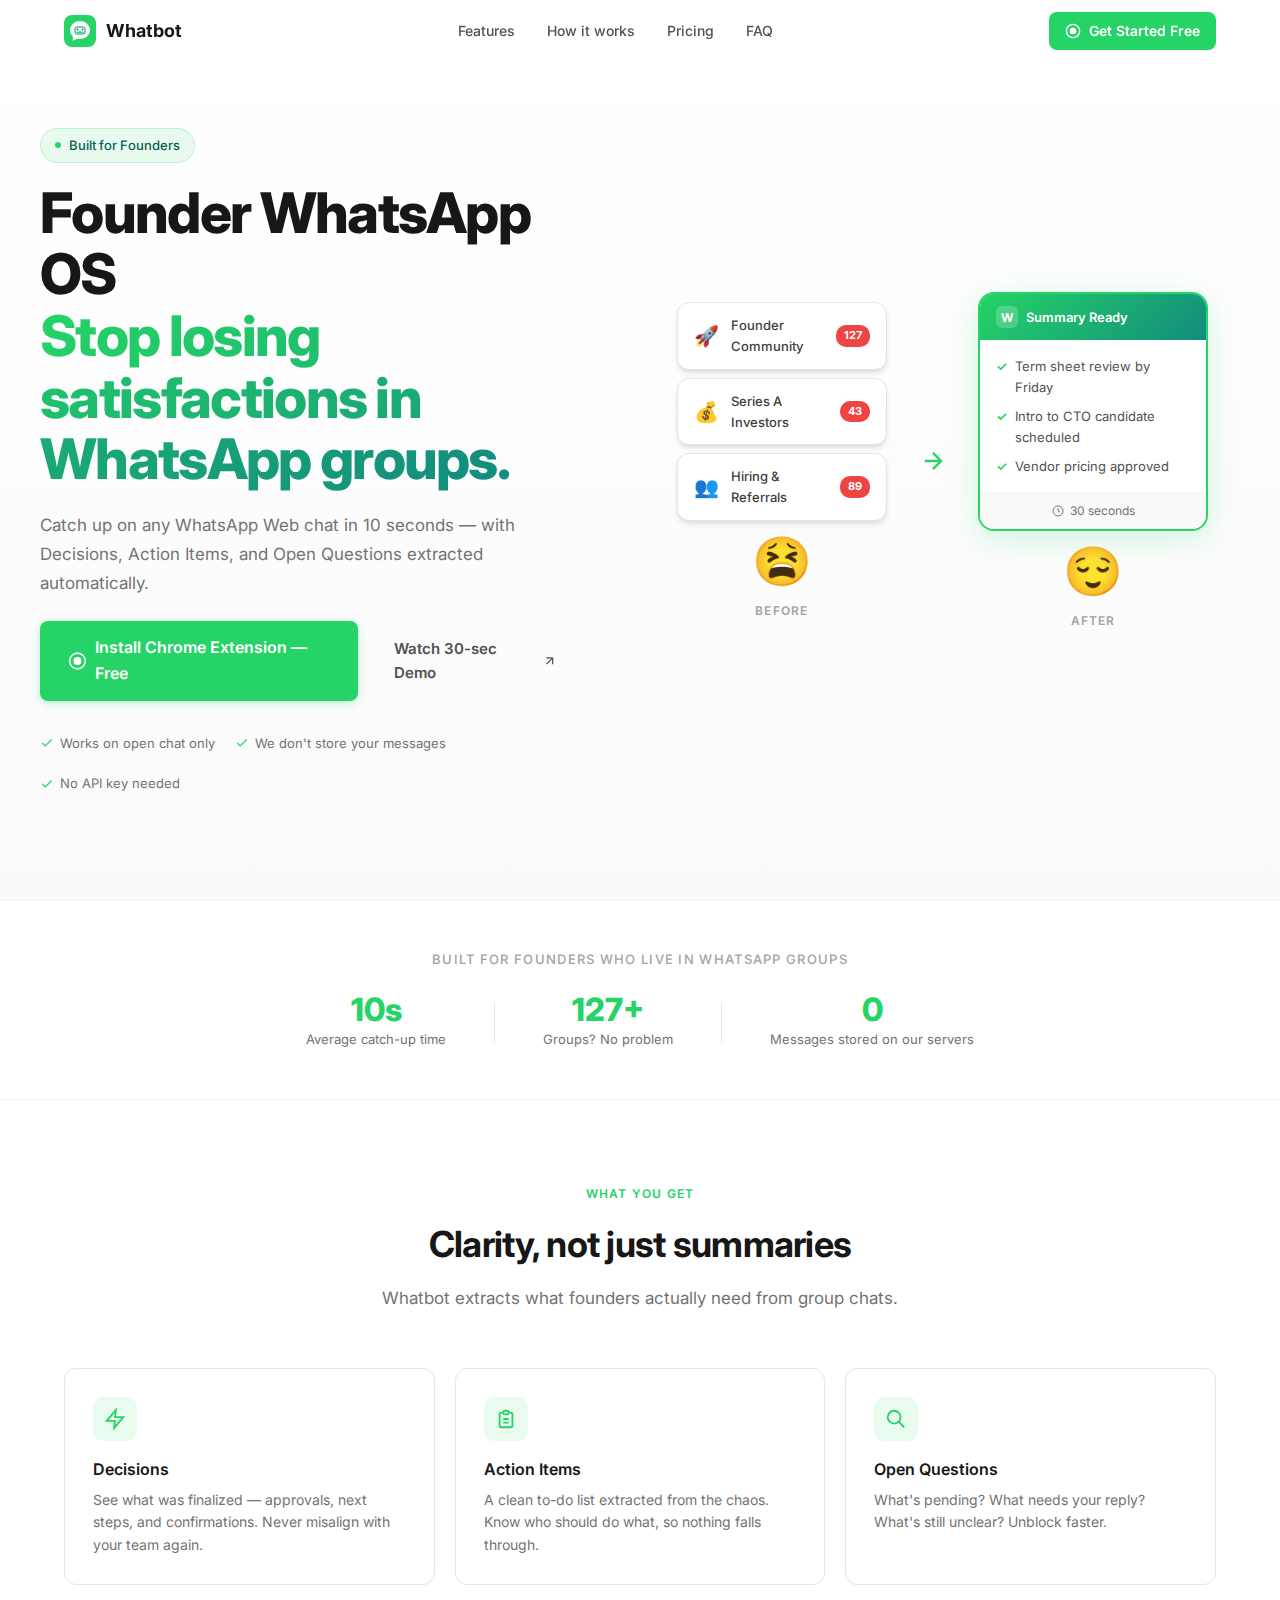
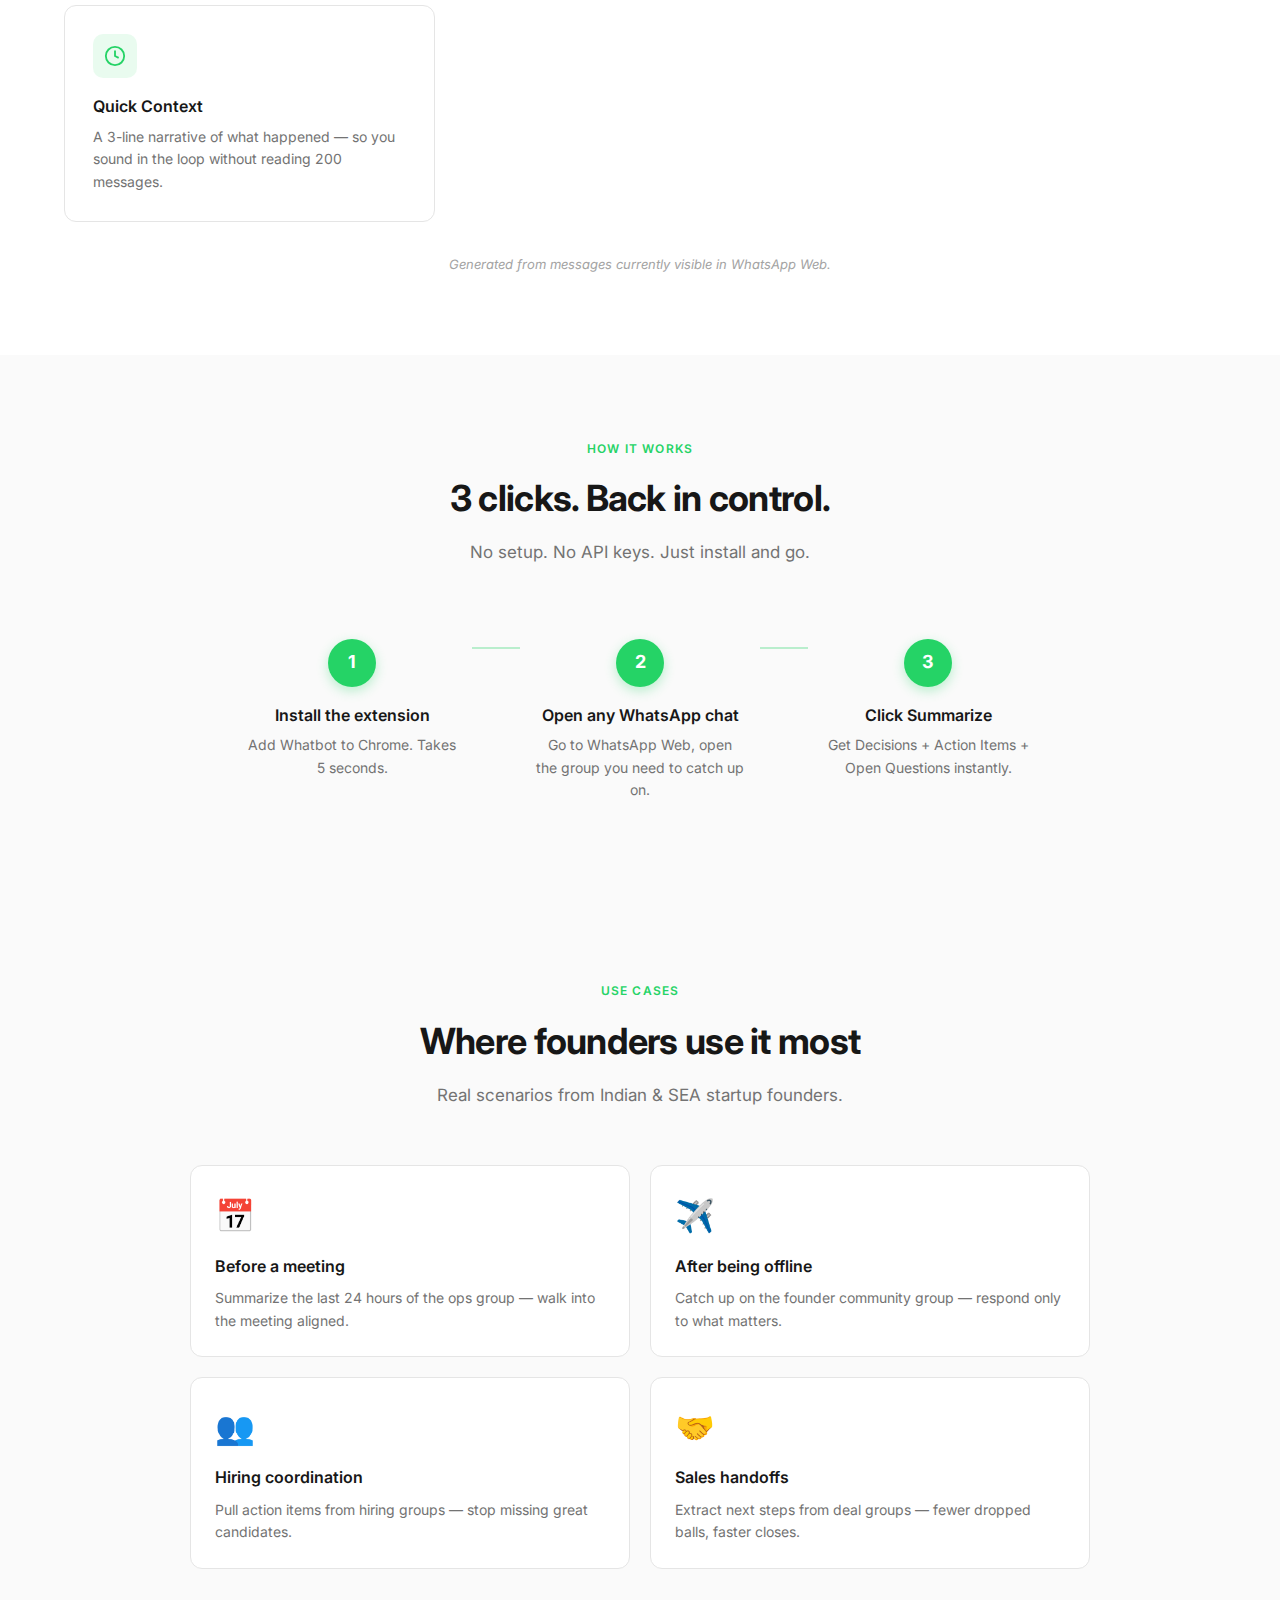
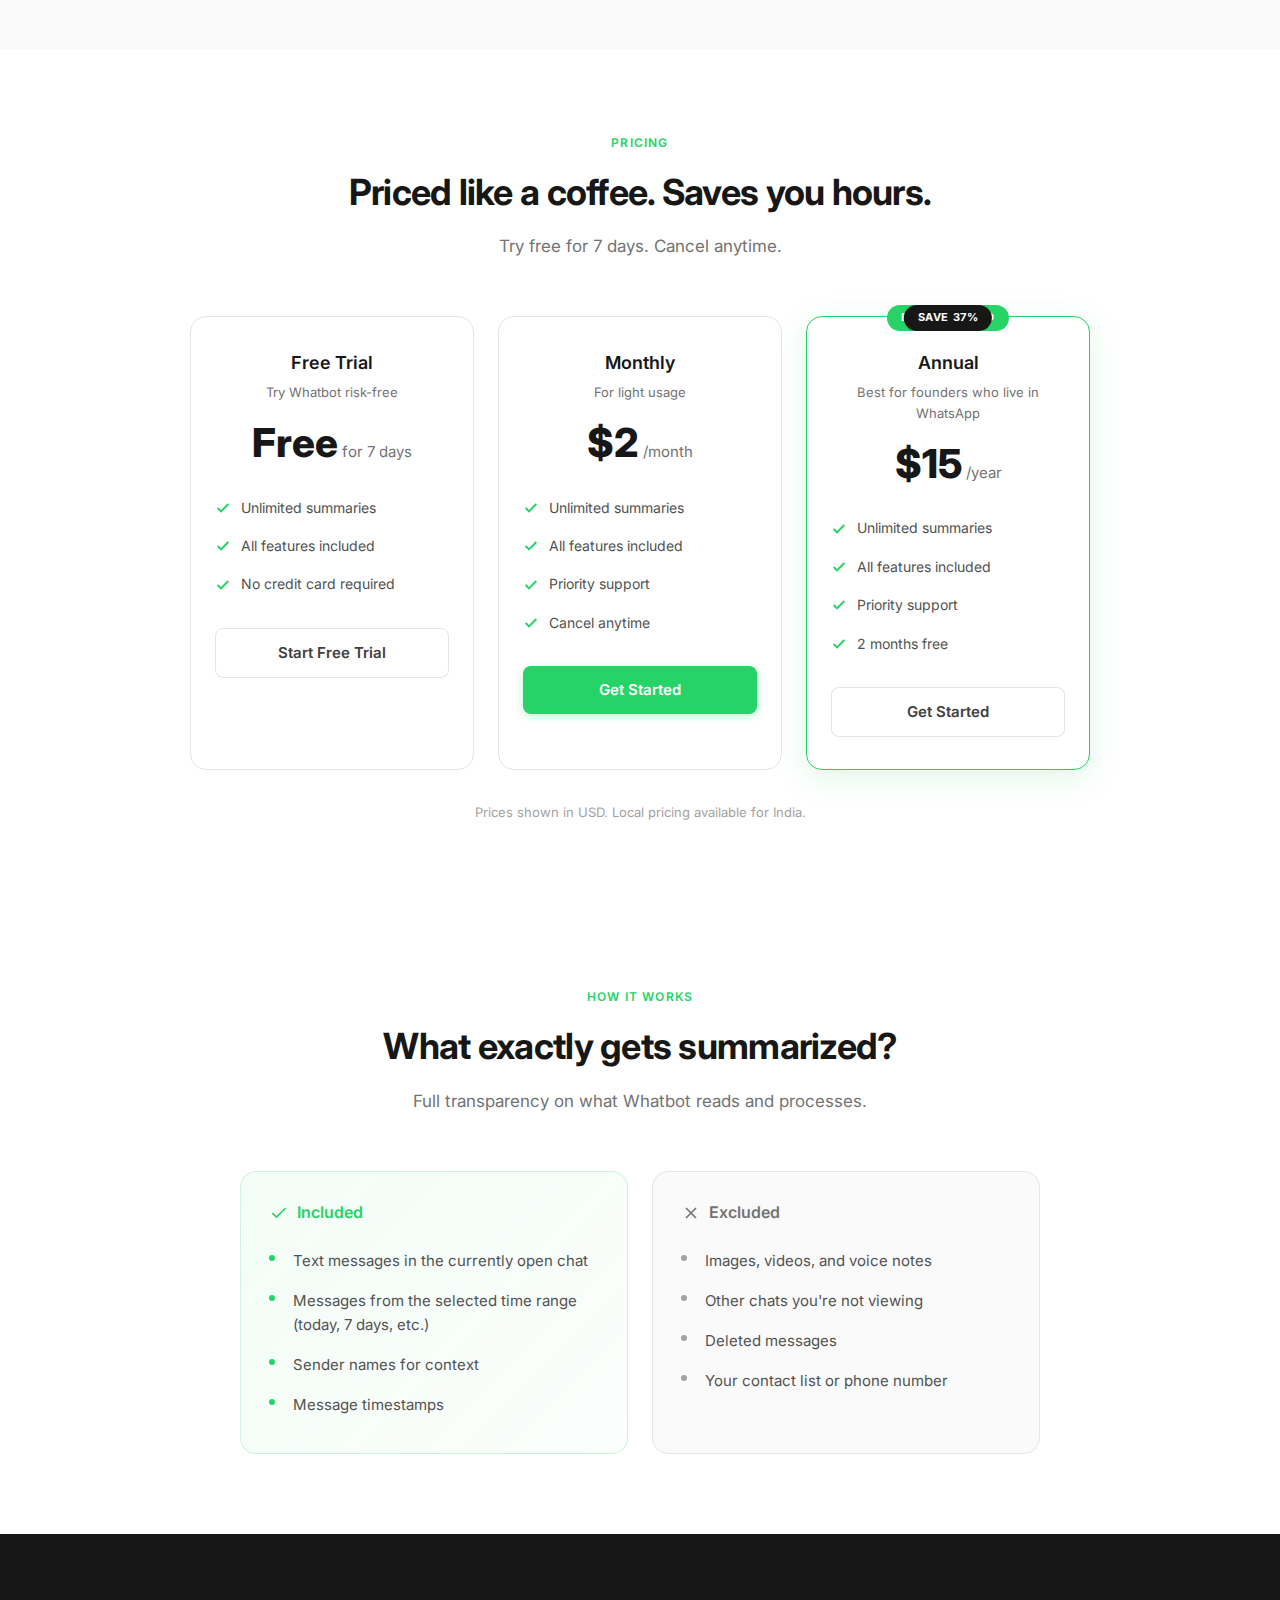
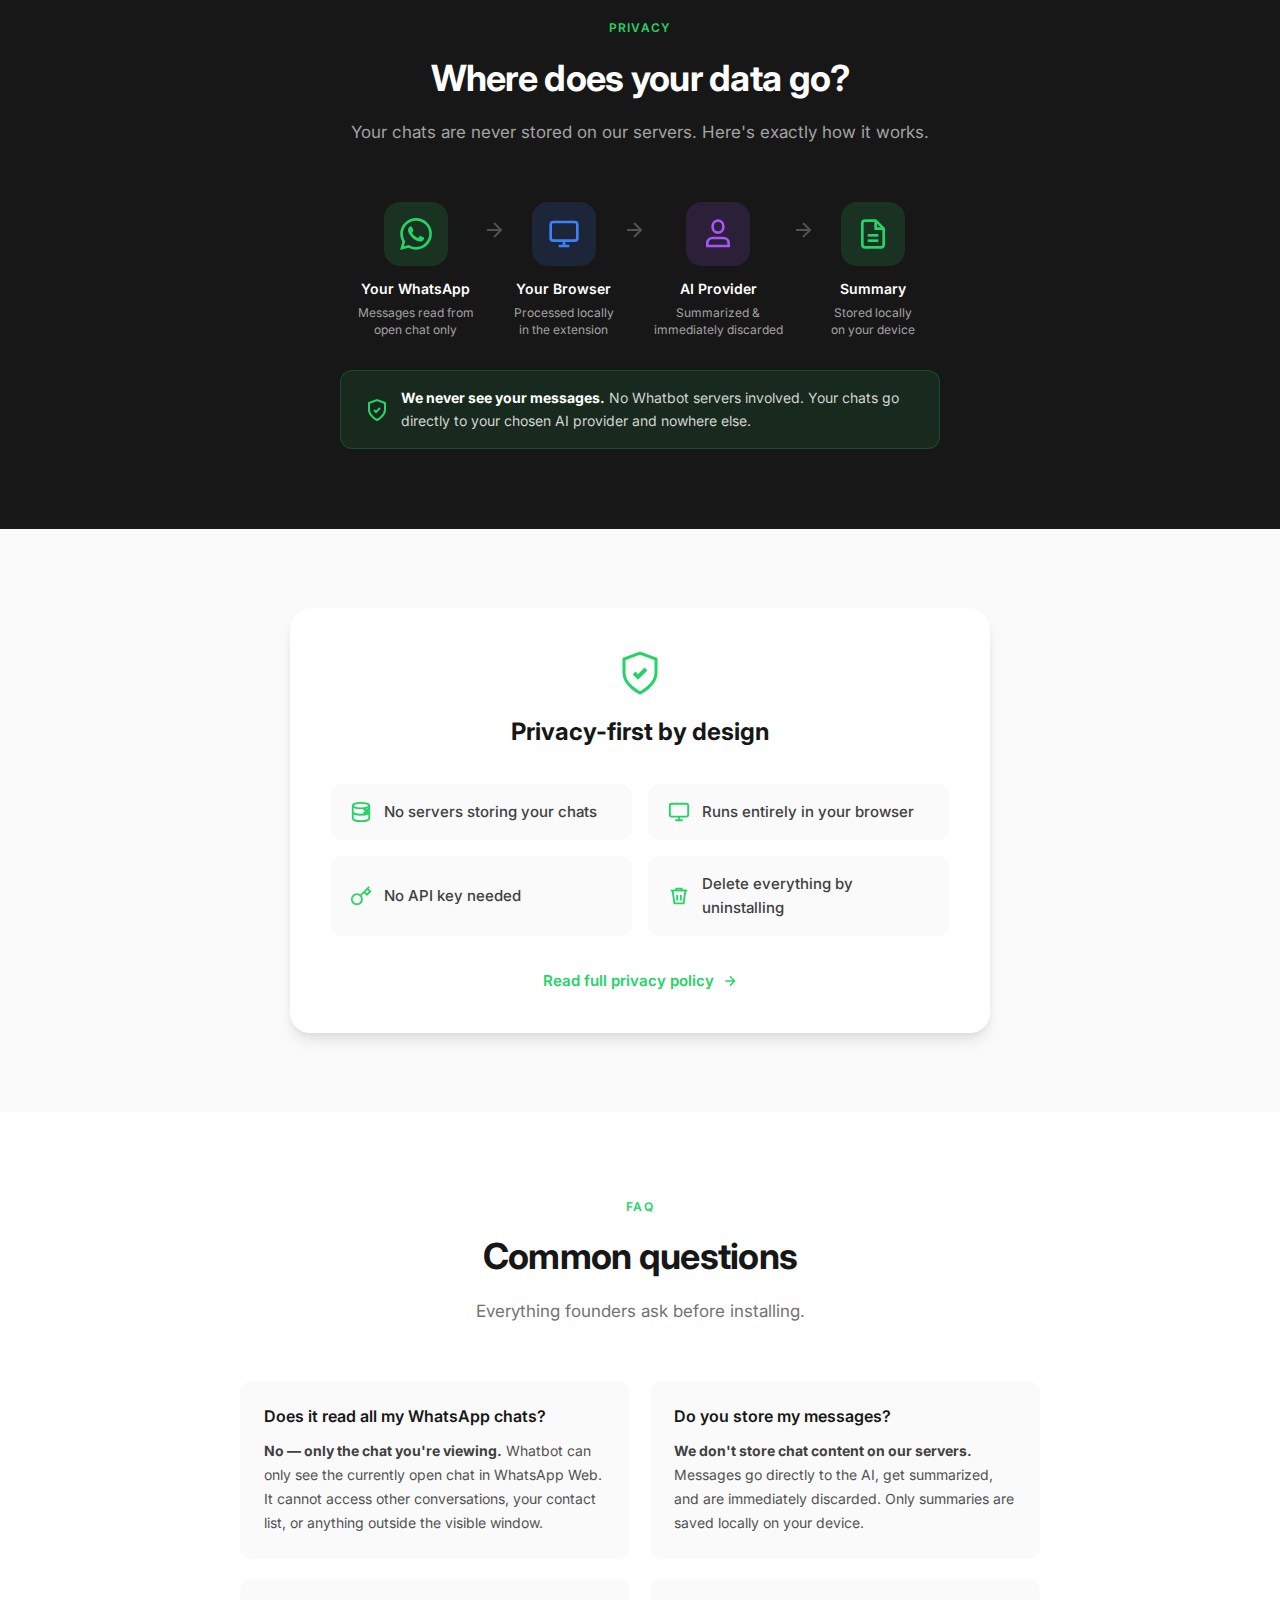
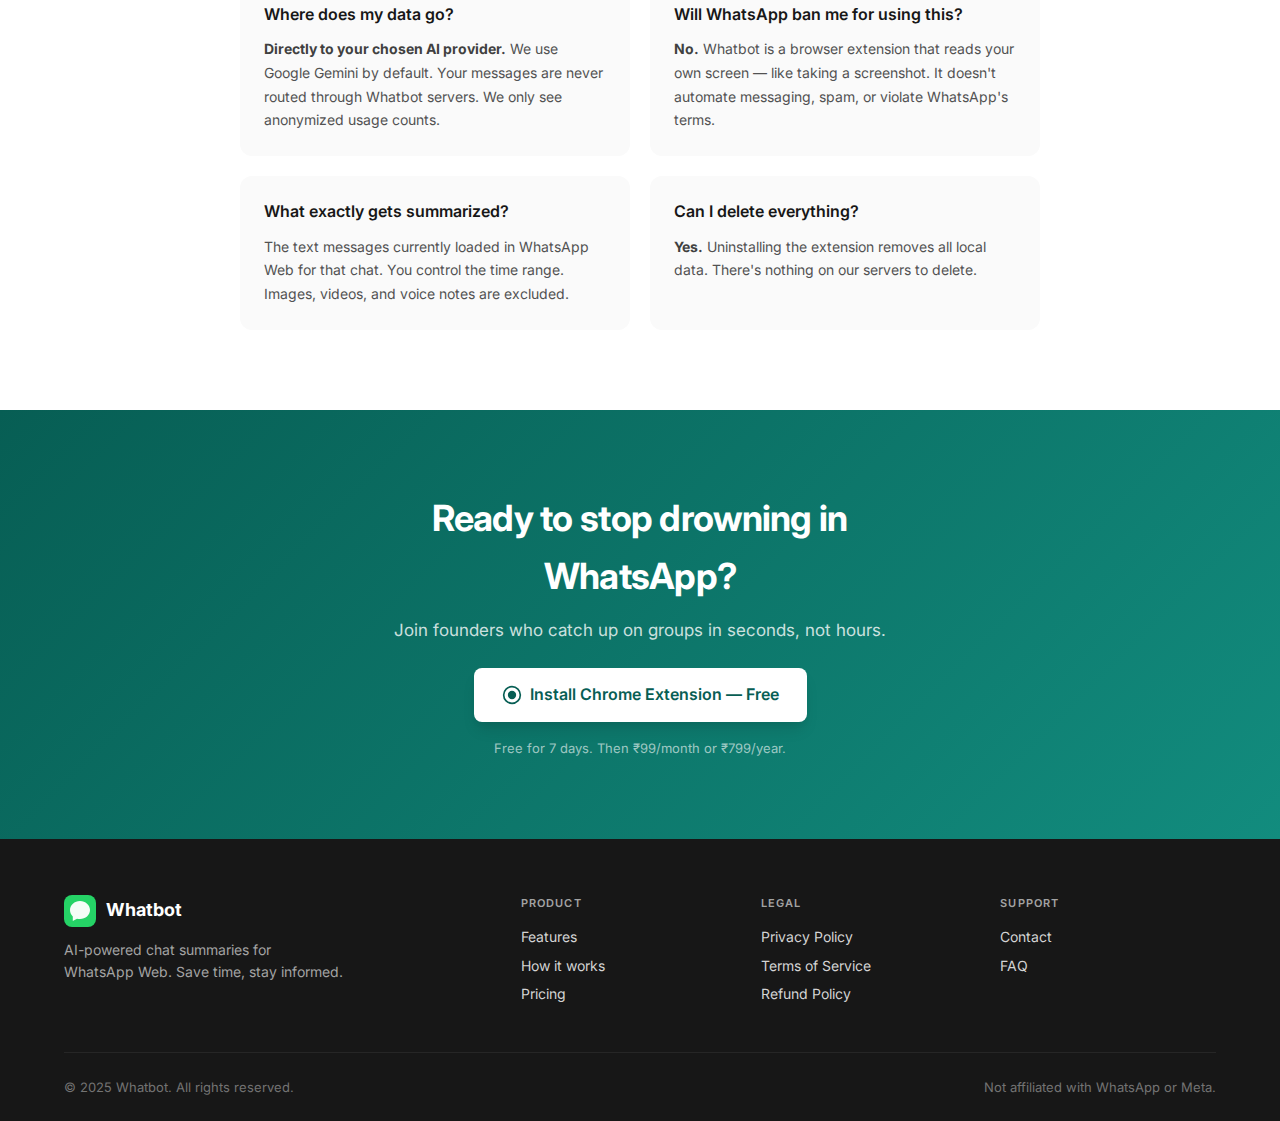
<file: index.html>
<!DOCTYPE html>
<html lang="en">
<head>
    <meta charset="UTF-8">
    <meta name="viewport" content="width=device-width, initial-scale=1.0">
    <meta name="description" content="Whatbot - AI-powered chat summarizer for WhatsApp Web. Stop scrolling through hundreds of messages. Get instant summaries in seconds.">
    <title>Whatbot - AI Chat Summarizer for WhatsApp</title>
    <link rel="preconnect" href="https://fonts.googleapis.com">
    <link rel="preconnect" href="https://fonts.gstatic.com" crossorigin>
    <link href="https://fonts.googleapis.com/css2?family=Inter:wght@400;500;600;700;800&display=swap" rel="stylesheet">
    <link rel="stylesheet" href="style.css">
    <link rel="icon" type="image/svg+xml" href="/favicon.svg">
</head>
<body>
    <!-- Navigation -->
    <nav class="nav">
        <div class="nav-container">
            <a href="/" class="nav-logo">
                <div class="nav-logo-icon">
                    <svg viewBox="0 0 32 32" fill="none">
                        <rect width="32" height="32" rx="8" fill="#25D366"/>
                        <path d="M16 6C10.5 6 6 10 6 15c0 2.5 1 4.8 2.8 6.5V26l4.2-2.3c1 .3 2 .4 3 .4 5.5 0 10-4 10-9s-4.5-9-10-9z" fill="white" fill-opacity="0.95"/>
                        <rect x="11" y="12" width="10" height="7" rx="2" fill="white" stroke="#128C7E" stroke-width="1"/>
                        <circle cx="13.5" cy="14.5" r="1" fill="#128C7E"/>
                        <circle cx="18.5" cy="14.5" r="1" fill="#128C7E"/>
                        <rect x="12.5" y="16.5" width="7" height="1.5" rx="0.75" fill="#25D366"/>
                    </svg>
                </div>
                <span>Whatbot</span>
            </a>
            <div class="nav-links">
                <a href="#features">Features</a>
                <a href="#how-it-works">How it works</a>
                <a href="#pricing">Pricing</a>
                <a href="#faq">FAQ</a>
            </div>
            <a href="https://chromewebstore.google.com/detail/whatbot/YOUR_EXTENSION_ID" target="_blank" class="nav-cta" id="nav-cta">
                <svg width="16" height="16" viewBox="0 0 24 24" fill="none" stroke="currentColor" stroke-width="2">
                    <circle cx="12" cy="12" r="10"/>
                    <circle cx="12" cy="12" r="4" fill="currentColor"/>
                </svg>
                Get Started Free
            </a>
        </div>
    </nav>

    <main>
        <!-- Hero Section -->
        <section class="hero">
            <div class="hero-container">
                <div class="hero-content">
                    <div class="hero-badge">
                        <span class="badge-dot"></span>
                        Built for Founders
                    </div>
                    <h1 class="hero-title">
                        Founder WhatsApp OS<br>
                        <span class="text-gradient">Stop losing satisfactions in WhatsApp groups.</span>
                    </h1>
                    <p class="hero-subtitle">
                        Catch up on any WhatsApp Web chat in 10 seconds — with Decisions, Action Items, and Open Questions extracted automatically.
                    </p>
                    <div class="hero-actions">
                        <a href="https://chromewebstore.google.com/detail/whatbot/YOUR_EXTENSION_ID" target="_blank" class="btn btn-primary btn-lg" id="hero-cta">
                            <svg width="20" height="20" viewBox="0 0 24 24" fill="none" stroke="currentColor" stroke-width="2">
                                <circle cx="12" cy="12" r="10"/>
                                <circle cx="12" cy="12" r="4" fill="currentColor"/>
                            </svg>
                            Install Chrome Extension — Free
                        </a>
                        <a href="#how-it-works" class="btn btn-ghost">
                            Watch 30-sec Demo
                            <svg width="16" height="16" viewBox="0 0 24 24" fill="none" stroke="currentColor" stroke-width="2">
                                <path d="M7 17L17 7M17 7H7M17 7V17"/>
                            </svg>
                        </a>
                    </div>
                    <div class="hero-trust">
                        <div class="trust-item">
                            <svg width="16" height="16" viewBox="0 0 24 24" fill="none" stroke="currentColor" stroke-width="2">
                                <polyline points="20 6 9 17 4 12"/>
                            </svg>
                            <span>Works on open chat only</span>
                        </div>
                        <div class="trust-item">
                            <svg width="16" height="16" viewBox="0 0 24 24" fill="none" stroke="currentColor" stroke-width="2">
                                <polyline points="20 6 9 17 4 12"/>
                            </svg>
                            <span>We don't store your messages</span>
                        </div>
                        <div class="trust-item">
                            <svg width="16" height="16" viewBox="0 0 24 24" fill="none" stroke="currentColor" stroke-width="2">
                                <polyline points="20 6 9 17 4 12"/>
                            </svg>
                            <span>No API key needed</span>
                        </div>
                    </div>
                </div>
                <div class="hero-visual">
                    <div class="hero-illustration">
                        <!-- Before: Overwhelmed -->
                        <div class="illustration-before">
                            <div class="phone-stack">
                                <div class="notification n1">
                                    <span class="notif-avatar">🚀</span>
                                    <div class="notif-content">
                                        <span class="notif-name">Founder Community</span>
                                        <span class="notif-badge">127</span>
                                    </div>
                                </div>
                                <div class="notification n2">
                                    <span class="notif-avatar">💰</span>
                                    <div class="notif-content">
                                        <span class="notif-name">Series A Investors</span>
                                        <span class="notif-badge">43</span>
                                    </div>
                                </div>
                                <div class="notification n3">
                                    <span class="notif-avatar">👥</span>
                                    <div class="notif-content">
                                        <span class="notif-name">Hiring & Referrals</span>
                                        <span class="notif-badge">89</span>
                                    </div>
                                </div>
                            </div>
                            <div class="emotion-icon stressed">😫</div>
                            <p class="illustration-label">Before</p>
                        </div>

                        <!-- Arrow -->
                        <div class="illustration-arrow">
                            <svg viewBox="0 0 24 24" fill="none" stroke="currentColor" stroke-width="2">
                                <path d="M5 12h14M12 5l7 7-7 7"/>
                            </svg>
                        </div>

                        <!-- After: Relaxed -->
                        <div class="illustration-after">
                            <div class="summary-card">
                                <div class="summary-card-header">
                                    <span class="whatbot-icon">W</span>
                                    <span>Summary Ready</span>
                                </div>
                                <div class="summary-card-body">
                                    <div class="summary-item">
                                        <span class="summary-check">✓</span>
                                        <span>Term sheet review by Friday</span>
                                    </div>
                                    <div class="summary-item">
                                        <span class="summary-check">✓</span>
                                        <span>Intro to CTO candidate scheduled</span>
                                    </div>
                                    <div class="summary-item">
                                        <span class="summary-check">✓</span>
                                        <span>Vendor pricing approved</span>
                                    </div>
                                </div>
                                <div class="summary-card-time">
                                    <svg width="12" height="12" viewBox="0 0 24 24" fill="none" stroke="currentColor" stroke-width="2">
                                        <circle cx="12" cy="12" r="10"/>
                                        <path d="M12 6v6l4 2"/>
                                    </svg>
                                    30 seconds
                                </div>
                            </div>
                            <div class="emotion-icon relaxed">😌</div>
                            <p class="illustration-label">After</p>
                        </div>
                    </div>
                </div>
            </div>
        </section>

        <!-- Social Proof -->
        <section class="social-proof">
            <div class="section-container">
                <p class="social-proof-text">Built for founders who live in WhatsApp groups</p>
                <div class="social-proof-stats">
                    <div class="proof-stat">
                        <span class="proof-value">10s</span>
                        <span class="proof-label">Average catch-up time</span>
                    </div>
                    <div class="proof-divider"></div>
                    <div class="proof-stat">
                        <span class="proof-value">127+</span>
                        <span class="proof-label">Groups? No problem</span>
                    </div>
                    <div class="proof-divider"></div>
                    <div class="proof-stat">
                        <span class="proof-value">0</span>
                        <span class="proof-label">Messages stored on our servers</span>
                    </div>
                </div>
            </div>
        </section>

        <!-- Features Section -->
        <section class="features" id="features">
            <div class="section-container">
                <div class="section-header">
                    <span class="section-label">What you get</span>
                    <h2>Clarity, not just summaries</h2>
                    <p>Whatbot extracts what founders actually need from group chats.</p>
                </div>
                <div class="features-grid">
                    <div class="feature-card">
                        <div class="feature-icon">
                            <svg viewBox="0 0 24 24" fill="none" stroke="currentColor" stroke-width="2">
                                <path d="M13 2L3 14h9l-1 8 10-12h-9l1-8z"/>
                            </svg>
                        </div>
                        <h3>Decisions</h3>
                        <p>See what was finalized — approvals, next steps, and confirmations. Never misalign with your team again.</p>
                    </div>
                    <div class="feature-card">
                        <div class="feature-icon">
                            <svg viewBox="0 0 24 24" fill="none" stroke="currentColor" stroke-width="2">
                                <path d="M9 5H7a2 2 0 0 0-2 2v12a2 2 0 0 0 2 2h10a2 2 0 0 0 2-2V7a2 2 0 0 0-2-2h-2"/>
                                <rect x="9" y="3" width="6" height="4" rx="2"/>
                                <path d="M9 12h6M9 16h6"/>
                            </svg>
                        </div>
                        <h3>Action Items</h3>
                        <p>A clean to-do list extracted from the chaos. Know who should do what, so nothing falls through.</p>
                    </div>
                    <div class="feature-card">
                        <div class="feature-icon">
                            <svg viewBox="0 0 24 24" fill="none" stroke="currentColor" stroke-width="2">
                                <path d="M21 21l-6-6m2-5a7 7 0 11-14 0 7 7 0 0114 0z"/>
                            </svg>
                        </div>
                        <h3>Open Questions</h3>
                        <p>What's pending? What needs your reply? What's still unclear? Unblock faster.</p>
                    </div>
                    <div class="feature-card">
                        <div class="feature-icon">
                            <svg viewBox="0 0 24 24" fill="none" stroke="currentColor" stroke-width="2">
                                <circle cx="12" cy="12" r="10"/>
                                <polyline points="12 6 12 12 16 14"/>
                            </svg>
                        </div>
                        <h3>Quick Context</h3>
                        <p>A 3-line narrative of what happened — so you sound in the loop without reading 200 messages.</p>
                    </div>
                </div>
                <p class="features-note">Generated from messages currently visible in WhatsApp Web.</p>
            </div>
        </section>

        <!-- How It Works -->
        <section class="how-it-works" id="how-it-works">
            <div class="section-container">
                <div class="section-header">
                    <span class="section-label">How it works</span>
                    <h2>3 clicks. Back in control.</h2>
                    <p>No setup. No API keys. Just install and go.</p>
                </div>
                <div class="steps">
                    <div class="step">
                        <div class="step-number">1</div>
                        <div class="step-content">
                            <h3>Install the extension</h3>
                            <p>Add Whatbot to Chrome. Takes 5 seconds.</p>
                        </div>
                    </div>
                    <div class="step-connector"></div>
                    <div class="step">
                        <div class="step-number">2</div>
                        <div class="step-content">
                            <h3>Open any WhatsApp chat</h3>
                            <p>Go to WhatsApp Web, open the group you need to catch up on.</p>
                        </div>
                    </div>
                    <div class="step-connector"></div>
                    <div class="step">
                        <div class="step-number">3</div>
                        <div class="step-content">
                            <h3>Click Summarize</h3>
                            <p>Get Decisions + Action Items + Open Questions instantly.</p>
                        </div>
                    </div>
                </div>
            </div>
        </section>

        <!-- Founder Use Cases -->
        <section class="use-cases" id="use-cases">
            <div class="section-container">
                <div class="section-header">
                    <span class="section-label">Use cases</span>
                    <h2>Where founders use it most</h2>
                    <p>Real scenarios from Indian &amp; SEA startup founders.</p>
                </div>
                <div class="use-cases-grid">
                    <div class="use-case-card">
                        <span class="use-case-emoji">📅</span>
                        <h3>Before a meeting</h3>
                        <p>Summarize the last 24 hours of the ops group — walk into the meeting aligned.</p>
                    </div>
                    <div class="use-case-card">
                        <span class="use-case-emoji">✈️</span>
                        <h3>After being offline</h3>
                        <p>Catch up on the founder community group — respond only to what matters.</p>
                    </div>
                    <div class="use-case-card">
                        <span class="use-case-emoji">👥</span>
                        <h3>Hiring coordination</h3>
                        <p>Pull action items from hiring groups — stop missing great candidates.</p>
                    </div>
                    <div class="use-case-card">
                        <span class="use-case-emoji">🤝</span>
                        <h3>Sales handoffs</h3>
                        <p>Extract next steps from deal groups — fewer dropped balls, faster closes.</p>
                    </div>
                </div>
            </div>
        </section>


        <!-- Pricing Section -->
        <section class="pricing" id="pricing">
            <div class="section-container">
                <div class="section-header">
                    <span class="section-label">Pricing</span>
                    <h2>Priced like a coffee. Saves you hours.</h2>
                    <p>Try free for 7 days. Cancel anytime.</p>
                </div>
                <div class="pricing-grid">
                    <div class="pricing-card">
                        <div class="pricing-header">
                            <h3>Free Trial</h3>
                            <p class="pricing-description">Try Whatbot risk-free</p>
                        </div>
                        <div class="pricing-price">
                            <span class="price-amount" id="trial-price">Free</span>
                            <span class="price-period">for 7 days</span>
                        </div>
                        <ul class="pricing-features">
                            <li>
                                <svg viewBox="0 0 24 24" fill="none" stroke="currentColor" stroke-width="3"><polyline points="20 6 9 17 4 12"/></svg>
                                Unlimited summaries
                            </li>
                            <li>
                                <svg viewBox="0 0 24 24" fill="none" stroke="currentColor" stroke-width="3"><polyline points="20 6 9 17 4 12"/></svg>
                                All features included
                            </li>
                            <li>
                                <svg viewBox="0 0 24 24" fill="none" stroke="currentColor" stroke-width="3"><polyline points="20 6 9 17 4 12"/></svg>
                                No credit card required
                            </li>
                        </ul>
                        <a href="https://chromewebstore.google.com/detail/whatbot/YOUR_EXTENSION_ID" target="_blank" class="btn btn-secondary">Start Free Trial</a>
                    </div>
                    <div class="pricing-card">
                        <div class="pricing-header">
                            <h3>Monthly</h3>
                            <p class="pricing-description">For light usage</p>
                        </div>
                        <div class="pricing-price">
                            <span class="price-amount" id="monthly-price">$2</span>
                            <span class="price-period">/month</span>
                        </div>
                        <ul class="pricing-features">
                            <li>
                                <svg viewBox="0 0 24 24" fill="none" stroke="currentColor" stroke-width="3"><polyline points="20 6 9 17 4 12"/></svg>
                                Unlimited summaries
                            </li>
                            <li>
                                <svg viewBox="0 0 24 24" fill="none" stroke="currentColor" stroke-width="3"><polyline points="20 6 9 17 4 12"/></svg>
                                All features included
                            </li>
                            <li>
                                <svg viewBox="0 0 24 24" fill="none" stroke="currentColor" stroke-width="3"><polyline points="20 6 9 17 4 12"/></svg>
                                Priority support
                            </li>
                            <li>
                                <svg viewBox="0 0 24 24" fill="none" stroke="currentColor" stroke-width="3"><polyline points="20 6 9 17 4 12"/></svg>
                                Cancel anytime
                            </li>
                        </ul>
                        <a href="#" class="btn btn-primary" id="monthly-cta">Get Started</a>
                    </div>
                    <div class="pricing-card popular">
                        <div class="popular-badge">Recommended</div>
                        <div class="save-badge" id="save-badge">Save 37%</div>
                        <div class="pricing-header">
                            <h3>Annual</h3>
                            <p class="pricing-description">Best for founders who live in WhatsApp</p>
                        </div>
                        <div class="pricing-price">
                            <span class="price-amount" id="annual-price">$15</span>
                            <span class="price-period">/year</span>
                        </div>
                        <ul class="pricing-features">
                            <li>
                                <svg viewBox="0 0 24 24" fill="none" stroke="currentColor" stroke-width="3"><polyline points="20 6 9 17 4 12"/></svg>
                                Unlimited summaries
                            </li>
                            <li>
                                <svg viewBox="0 0 24 24" fill="none" stroke="currentColor" stroke-width="3"><polyline points="20 6 9 17 4 12"/></svg>
                                All features included
                            </li>
                            <li>
                                <svg viewBox="0 0 24 24" fill="none" stroke="currentColor" stroke-width="3"><polyline points="20 6 9 17 4 12"/></svg>
                                Priority support
                            </li>
                            <li>
                                <svg viewBox="0 0 24 24" fill="none" stroke="currentColor" stroke-width="3"><polyline points="20 6 9 17 4 12"/></svg>
                                <span id="save-months">2 months free</span>
                            </li>
                        </ul>
                        <a href="#" class="btn btn-secondary" id="annual-cta">Get Started</a>
                    </div>
                </div>
                <p class="pricing-note" id="pricing-note">Prices shown in USD. Local pricing available for India.</p>
            </div>
        </section>

        <!-- What Gets Summarized -->
        <section class="what-summarized" id="what-summarized">
            <div class="section-container">
                <div class="section-header">
                    <span class="section-label">How it works</span>
                    <h2>What exactly gets summarized?</h2>
                    <p>Full transparency on what Whatbot reads and processes.</p>
                </div>
                <div class="summarized-grid">
                    <div class="summarized-card included">
                        <h3>
                            <svg viewBox="0 0 24 24" fill="none" stroke="currentColor" stroke-width="2"><polyline points="20 6 9 17 4 12"/></svg>
                            Included
                        </h3>
                        <ul>
                            <li>Text messages in the currently open chat</li>
                            <li>Messages from the selected time range (today, 7 days, etc.)</li>
                            <li>Sender names for context</li>
                            <li>Message timestamps</li>
                        </ul>
                    </div>
                    <div class="summarized-card excluded">
                        <h3>
                            <svg viewBox="0 0 24 24" fill="none" stroke="currentColor" stroke-width="2"><path d="M18 6L6 18M6 6l12 12"/></svg>
                            Excluded
                        </h3>
                        <ul>
                            <li>Images, videos, and voice notes</li>
                            <li>Other chats you're not viewing</li>
                            <li>Deleted messages</li>
                            <li>Your contact list or phone number</li>
                        </ul>
                    </div>
                </div>
            </div>
        </section>

        <!-- Data Flow Diagram -->
        <section class="data-flow" id="data-flow">
            <div class="section-container">
                <div class="section-header">
                    <span class="section-label">Privacy</span>
                    <h2>Where does your data go?</h2>
                    <p>Your chats are never stored on our servers. Here's exactly how it works.</p>
                </div>
                <div class="flow-diagram">
                    <div class="flow-step">
                        <div class="flow-icon whatsapp">
                            <svg viewBox="0 0 24 24" fill="currentColor">
                                <path d="M17.472 14.382c-.297-.149-1.758-.867-2.03-.967-.273-.099-.471-.148-.67.15-.197.297-.767.966-.94 1.164-.173.199-.347.223-.644.075-.297-.15-1.255-.463-2.39-1.475-.883-.788-1.48-1.761-1.653-2.059-.173-.297-.018-.458.13-.606.134-.133.298-.347.446-.52.149-.174.198-.298.298-.497.099-.198.05-.371-.025-.52-.075-.149-.669-1.612-.916-2.207-.242-.579-.487-.5-.669-.51-.173-.008-.371-.01-.57-.01-.198 0-.52.074-.792.372-.272.297-1.04 1.016-1.04 2.479 0 1.462 1.065 2.875 1.213 3.074.149.198 2.096 3.2 5.077 4.487.709.306 1.262.489 1.694.625.712.227 1.36.195 1.871.118.571-.085 1.758-.719 2.006-1.413.248-.694.248-1.289.173-1.413-.074-.124-.272-.198-.57-.347m-5.421 7.403h-.004a9.87 9.87 0 01-5.031-1.378l-.361-.214-3.741.982.998-3.648-.235-.374a9.86 9.86 0 01-1.51-5.26c.001-5.45 4.436-9.884 9.888-9.884 2.64 0 5.122 1.03 6.988 2.898a9.825 9.825 0 012.893 6.994c-.003 5.45-4.437 9.884-9.885 9.884m8.413-18.297A11.815 11.815 0 0012.05 0C5.495 0 .16 5.335.157 11.892c0 2.096.547 4.142 1.588 5.945L.057 24l6.305-1.654a11.882 11.882 0 005.683 1.448h.005c6.554 0 11.89-5.335 11.893-11.893a11.821 11.821 0 00-3.48-8.413z"/>
                            </svg>
                        </div>
                        <div class="flow-label">Your WhatsApp</div>
                        <div class="flow-desc">Messages read from<br>open chat only</div>
                    </div>
                    <div class="flow-arrow">
                        <svg viewBox="0 0 24 24" fill="none" stroke="currentColor" stroke-width="2">
                            <path d="M5 12h14M12 5l7 7-7 7"/>
                        </svg>
                    </div>
                    <div class="flow-step">
                        <div class="flow-icon browser">
                            <svg viewBox="0 0 24 24" fill="none" stroke="currentColor" stroke-width="2">
                                <rect x="2" y="3" width="20" height="14" rx="2"/>
                                <path d="M8 21h8M12 17v4"/>
                            </svg>
                        </div>
                        <div class="flow-label">Your Browser</div>
                        <div class="flow-desc">Processed locally<br>in the extension</div>
                    </div>
                    <div class="flow-arrow">
                        <svg viewBox="0 0 24 24" fill="none" stroke="currentColor" stroke-width="2">
                            <path d="M5 12h14M12 5l7 7-7 7"/>
                        </svg>
                    </div>
                    <div class="flow-step">
                        <div class="flow-icon ai">
                            <svg viewBox="0 0 24 24" fill="none" stroke="currentColor" stroke-width="2">
                                <path d="M12 2a4 4 0 0 1 4 4v1a4 4 0 0 1-8 0V6a4 4 0 0 1 4-4z"/>
                                <path d="M16 15a4 4 0 0 1 4 4v2H4v-2a4 4 0 0 1 4-4h8z"/>
                            </svg>
                        </div>
                        <div class="flow-label">AI Provider</div>
                        <div class="flow-desc">Summarized &<br>immediately discarded</div>
                    </div>
                    <div class="flow-arrow">
                        <svg viewBox="0 0 24 24" fill="none" stroke="currentColor" stroke-width="2">
                            <path d="M5 12h14M12 5l7 7-7 7"/>
                        </svg>
                    </div>
                    <div class="flow-step">
                        <div class="flow-icon summary">
                            <svg viewBox="0 0 24 24" fill="none" stroke="currentColor" stroke-width="2">
                                <path d="M14 2H6a2 2 0 0 0-2 2v16a2 2 0 0 0 2 2h12a2 2 0 0 0 2-2V8z"/>
                                <polyline points="14 2 14 8 20 8"/>
                                <line x1="16" y1="13" x2="8" y2="13"/>
                                <line x1="16" y1="17" x2="8" y2="17"/>
                            </svg>
                        </div>
                        <div class="flow-label">Summary</div>
                        <div class="flow-desc">Stored locally<br>on your device</div>
                    </div>
                </div>
                <div class="flow-notice">
                    <svg viewBox="0 0 24 24" fill="none" stroke="currentColor" stroke-width="2">
                        <path d="M12 22s8-4 8-10V5l-8-3-8 3v7c0 6 8 10 8 10z"/>
                        <path d="M9 12l2 2 4-4"/>
                    </svg>
                    <span><strong>We never see your messages.</strong> No Whatbot servers involved. Your chats go directly to your chosen AI provider and nowhere else.</span>
                </div>
            </div>
        </section>

        <!-- Trust Box / Privacy -->
        <section class="trust-section" id="privacy">
            <div class="section-container">
                <div class="trust-box">
                    <div class="trust-header">
                        <svg viewBox="0 0 24 24" fill="none" stroke="currentColor" stroke-width="1.5">
                            <path d="M12 22s8-4 8-10V5l-8-3-8 3v7c0 6 8 10 8 10z"/>
                            <path d="M9 12l2 2 4-4" stroke-width="2"/>
                        </svg>
                        <h2>Privacy-first by design</h2>
                    </div>
                    <div class="trust-items">
                        <div class="trust-item-box">
                            <svg viewBox="0 0 24 24" fill="none" stroke="currentColor" stroke-width="2">
                                <ellipse cx="12" cy="5" rx="9" ry="3"/>
                                <path d="M21 12c0 1.66-4 3-9 3s-9-1.34-9-3"/>
                                <path d="M3 5v14c0 1.66 4 3 9 3s9-1.34 9-3V5"/>
                                <path d="M15 8l6 6M21 8l-6 6" stroke-width="2.5"/>
                            </svg>
                            <span>No servers storing your chats</span>
                        </div>
                        <div class="trust-item-box">
                            <svg viewBox="0 0 24 24" fill="none" stroke="currentColor" stroke-width="2">
                                <rect x="2" y="3" width="20" height="14" rx="2"/>
                                <path d="M8 21h8M12 17v4"/>
                            </svg>
                            <span>Runs entirely in your browser</span>
                        </div>
                        <div class="trust-item-box">
                            <svg viewBox="0 0 24 24" fill="none" stroke="currentColor" stroke-width="2">
                                <path d="M21 2l-2 2m-7.61 7.61a5.5 5.5 0 1 1-7.778 7.778 5.5 5.5 0 0 1 7.777-7.777zm0 0L15.5 7.5m0 0l3 3L22 7l-3-3m-3.5 3.5L19 4"/>
                            </svg>
                            <span>No API key needed</span>
                        </div>
                        <div class="trust-item-box">
                            <svg viewBox="0 0 24 24" fill="none" stroke="currentColor" stroke-width="2">
                                <polyline points="3 6 5 6 21 6"/>
                                <path d="M19 6l-2 14H7L5 6"/>
                                <path d="M10 11v6M14 11v6"/>
                                <path d="M9 6V4h6v2"/>
                            </svg>
                            <span>Delete everything by uninstalling</span>
                        </div>
                    </div>
                    <a href="/privacy" class="trust-link">
                        Read full privacy policy
                        <svg width="16" height="16" viewBox="0 0 24 24" fill="none" stroke="currentColor" stroke-width="2">
                            <path d="M5 12h14M12 5l7 7-7 7"/>
                        </svg>
                    </a>
                </div>
            </div>
        </section>

        <!-- FAQ Section -->
        <section class="faq" id="faq">
            <div class="section-container">
                <div class="section-header">
                    <span class="section-label">FAQ</span>
                    <h2>Common questions</h2>
                    <p>Everything founders ask before installing.</p>
                </div>
                <div class="faq-grid">
                    <div class="faq-item">
                        <h3>Does it read all my WhatsApp chats?</h3>
                        <p><strong>No — only the chat you're viewing.</strong> Whatbot can only see the currently open chat in WhatsApp Web. It cannot access other conversations, your contact list, or anything outside the visible window.</p>
                    </div>
                    <div class="faq-item">
                        <h3>Do you store my messages?</h3>
                        <p><strong>We don't store chat content on our servers.</strong> Messages go directly to the AI, get summarized, and are immediately discarded. Only summaries are saved locally on your device.</p>
                    </div>
                    <div class="faq-item">
                        <h3>Where does my data go?</h3>
                        <p><strong>Directly to your chosen AI provider.</strong> We use Google Gemini by default. Your messages are never routed through Whatbot servers. We only see anonymized usage counts.</p>
                    </div>
                    <div class="faq-item">
                        <h3>Will WhatsApp ban me for using this?</h3>
                        <p><strong>No.</strong> Whatbot is a browser extension that reads your own screen — like taking a screenshot. It doesn't automate messaging, spam, or violate WhatsApp's terms.</p>
                    </div>
                    <div class="faq-item">
                        <h3>What exactly gets summarized?</h3>
                        <p>The text messages currently loaded in WhatsApp Web for that chat. You control the time range. Images, videos, and voice notes are excluded.</p>
                    </div>
                    <div class="faq-item">
                        <h3>Can I delete everything?</h3>
                        <p><strong>Yes.</strong> Uninstalling the extension removes all local data. There's nothing on our servers to delete.</p>
                    </div>
                </div>
            </div>
        </section>

        <!-- Final CTA -->
        <section class="cta">
            <div class="section-container">
                <div class="cta-content">
                    <h2>Ready to stop drowning in WhatsApp?</h2>
                    <p>Join founders who catch up on groups in seconds, not hours.</p>
                    <a href="https://chromewebstore.google.com/detail/whatbot/YOUR_EXTENSION_ID" target="_blank" class="btn btn-white btn-lg" id="footer-cta">
                        <svg width="20" height="20" viewBox="0 0 24 24" fill="none" stroke="currentColor" stroke-width="2">
                            <circle cx="12" cy="12" r="10"/>
                            <circle cx="12" cy="12" r="4" fill="currentColor"/>
                        </svg>
                        Install Chrome Extension — Free
                    </a>
                    <span class="cta-note" id="cta-note">Free for 7 days. Then ₹99/month or ₹799/year.</span>
                </div>
            </div>
        </section>
    </main>

    <!-- Footer -->
    <footer class="footer">
        <div class="footer-container">
            <div class="footer-main">
                <div class="footer-brand">
                    <a href="/" class="footer-logo">
                        <div class="nav-logo-icon">
                            <svg viewBox="0 0 32 32" fill="none">
                                <rect width="32" height="32" rx="8" fill="#25D366"/>
                                <path d="M16 6C10.5 6 6 10 6 15c0 2.5 1 4.8 2.8 6.5V26l4.2-2.3c1 .3 2 .4 3 .4 5.5 0 10-4 10-9s-4.5-9-10-9z" fill="white" fill-opacity="0.95"/>
                            </svg>
                        </div>
                        <span>Whatbot</span>
                    </a>
                    <p>AI-powered chat summaries for WhatsApp Web. Save time, stay informed.</p>
                </div>
                <div class="footer-links">
                    <div class="footer-col">
                        <h4>Product</h4>
                        <a href="#features">Features</a>
                        <a href="#how-it-works">How it works</a>
                        <a href="#pricing">Pricing</a>
                    </div>
                    <div class="footer-col">
                        <h4>Legal</h4>
                        <a href="/privacy" target="_blank">Privacy Policy</a>
                        <a href="/terms">Terms of Service</a>
                        <a href="/terms">Refund Policy</a>
                    </div>
                    <div class="footer-col">
                        <h4>Support</h4>
                        <a href="mailto:support@whatbotai.online">Contact</a>
                        <a href="#faq">FAQ</a>
                    </div>
                </div>
            </div>
            <div class="footer-bottom">
                <p>&copy; 2025 Whatbot. All rights reserved.</p>
                <p>Not affiliated with WhatsApp or Meta.</p>
            </div>
        </div>
    </footer>

    <script src="script.js"></script>
</body>
</html>
</file>
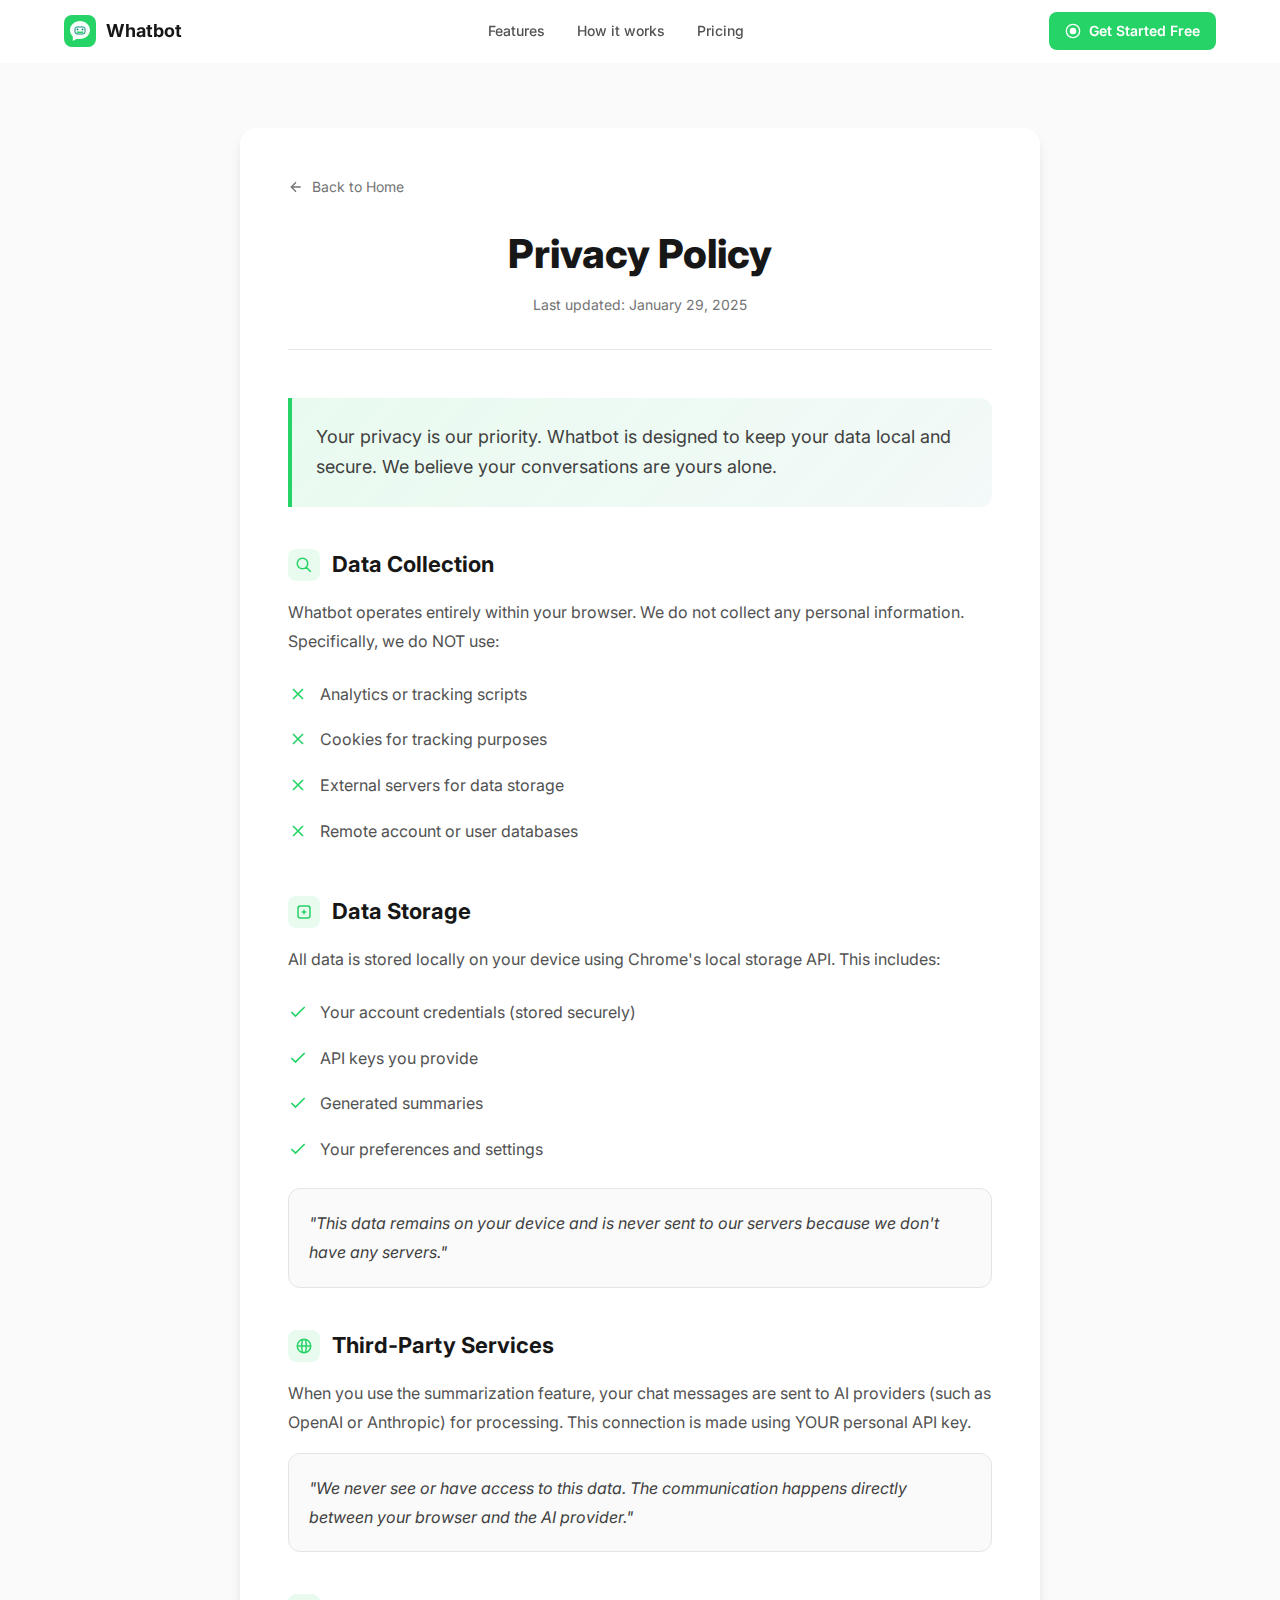
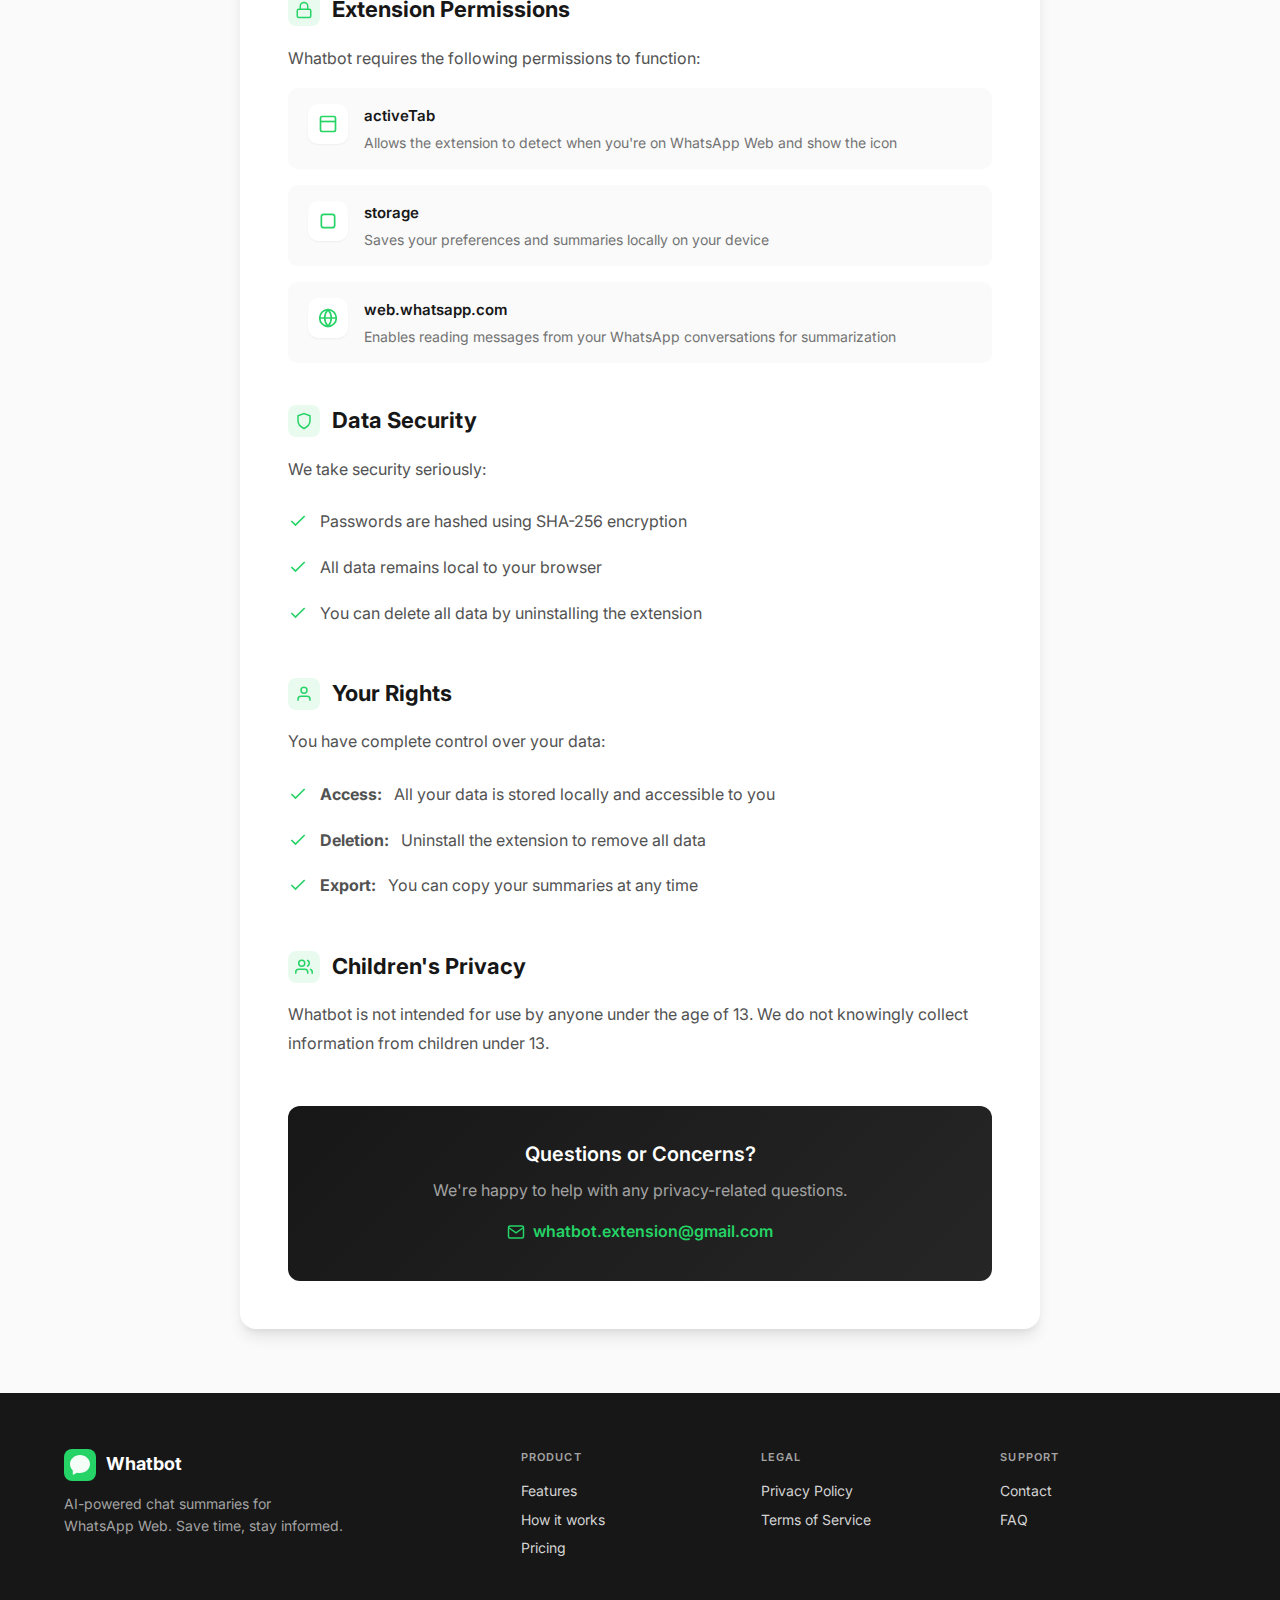
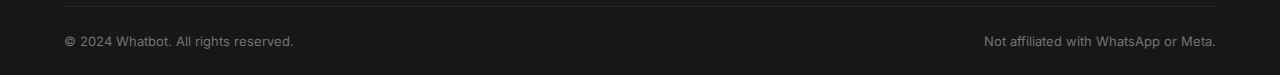
<file: privacy.html>
<!DOCTYPE html>
<html lang="en">
<head>
    <meta charset="UTF-8">
    <meta name="viewport" content="width=device-width, initial-scale=1.0">
    <meta name="description" content="Whatbot Privacy Policy - Learn how we protect your data and privacy.">
    <title>Privacy Policy - Whatbot</title>
    <link rel="preconnect" href="https://fonts.googleapis.com">
    <link rel="preconnect" href="https://fonts.gstatic.com" crossorigin>
    <link href="https://fonts.googleapis.com/css2?family=Inter:wght@400;500;600;700;800&display=swap" rel="stylesheet">
    <link rel="stylesheet" href="style.css">
    <link rel="icon" type="image/svg+xml" href="/favicon.svg">
    <style>
        .privacy-page {
            padding: 8rem 1.5rem 4rem;
            min-height: 100vh;
            background: var(--gray-50);
        }

        .privacy-container {
            max-width: 800px;
            margin: 0 auto;
            background: var(--white);
            border-radius: 16px;
            padding: 3rem;
            box-shadow: var(--shadow-lg);
        }

        @media (max-width: 640px) {
            .privacy-container {
                padding: 1.5rem;
                border-radius: 12px;
            }
            .privacy-page {
                padding: 6rem 1rem 2rem;
            }
        }

        .privacy-header {
            text-align: center;
            margin-bottom: 3rem;
            padding-bottom: 2rem;
            border-bottom: 1px solid var(--gray-200);
        }

        .privacy-header h1 {
            font-size: 2.5rem;
            font-weight: 800;
            color: var(--gray-900);
            margin-bottom: 0.5rem;
        }

        .privacy-header .last-updated {
            font-size: 0.875rem;
            color: var(--gray-500);
        }

        .privacy-intro {
            background: linear-gradient(135deg, rgba(37, 211, 102, 0.1) 0%, rgba(18, 140, 126, 0.05) 100%);
            border-left: 4px solid var(--green-primary);
            padding: 1.5rem;
            border-radius: 0 12px 12px 0;
            margin-bottom: 2.5rem;
        }

        .privacy-intro p {
            font-size: 1.125rem;
            color: var(--gray-700);
            margin: 0;
            line-height: 1.7;
        }

        .privacy-section {
            margin-bottom: 2.5rem;
        }

        .privacy-section h2 {
            font-size: 1.375rem;
            font-weight: 700;
            color: var(--gray-900);
            margin-bottom: 1rem;
            display: flex;
            align-items: center;
            gap: 0.75rem;
        }

        .privacy-section h2 .section-icon {
            width: 32px;
            height: 32px;
            background: rgba(37, 211, 102, 0.1);
            border-radius: 8px;
            display: flex;
            align-items: center;
            justify-content: center;
            color: var(--green-primary);
        }

        .privacy-section h2 .section-icon svg {
            width: 18px;
            height: 18px;
        }

        .privacy-section p {
            font-size: 1rem;
            color: var(--gray-600);
            line-height: 1.8;
            margin-bottom: 1rem;
        }

        .privacy-section ul {
            list-style: none;
            padding: 0;
            margin: 1rem 0;
        }

        .privacy-section li {
            display: flex;
            align-items: flex-start;
            gap: 0.75rem;
            padding: 0.625rem 0;
            font-size: 1rem;
            color: var(--gray-600);
            line-height: 1.6;
        }

        .privacy-section li svg {
            width: 20px;
            height: 20px;
            color: var(--green-primary);
            flex-shrink: 0;
            margin-top: 2px;
        }

        .highlight-box {
            background: var(--gray-50);
            border: 1px solid var(--gray-200);
            border-radius: 12px;
            padding: 1.25rem;
            margin: 1rem 0;
        }

        .highlight-box p {
            margin: 0;
            font-style: italic;
            color: var(--gray-700);
        }

        .permissions-grid {
            display: grid;
            gap: 1rem;
            margin: 1rem 0;
        }

        .permission-item {
            background: var(--gray-50);
            border-radius: 10px;
            padding: 1rem 1.25rem;
            display: flex;
            align-items: flex-start;
            gap: 1rem;
        }

        .permission-item .perm-icon {
            width: 40px;
            height: 40px;
            background: var(--white);
            border-radius: 10px;
            display: flex;
            align-items: center;
            justify-content: center;
            color: var(--green-primary);
            flex-shrink: 0;
            box-shadow: var(--shadow-sm);
        }

        .permission-item .perm-icon svg {
            width: 20px;
            height: 20px;
        }

        .permission-item .perm-content h4 {
            font-size: 0.9375rem;
            font-weight: 600;
            color: var(--gray-900);
            margin: 0 0 0.25rem 0;
        }

        .permission-item .perm-content p {
            font-size: 0.875rem;
            color: var(--gray-500);
            margin: 0;
            line-height: 1.5;
        }

        .contact-section {
            background: linear-gradient(135deg, var(--gray-900) 0%, var(--gray-800) 100%);
            border-radius: 12px;
            padding: 2rem;
            text-align: center;
            margin-top: 3rem;
        }

        .contact-section h3 {
            color: var(--white);
            font-size: 1.25rem;
            font-weight: 600;
            margin: 0 0 0.5rem 0;
        }

        .contact-section p {
            color: var(--gray-400);
            margin: 0 0 1rem 0;
        }

        .contact-section a {
            display: inline-flex;
            align-items: center;
            gap: 0.5rem;
            color: var(--green-primary);
            font-weight: 600;
            font-size: 1rem;
        }

        .contact-section a:hover {
            text-decoration: underline;
        }

        .back-link {
            display: inline-flex;
            align-items: center;
            gap: 0.5rem;
            color: var(--gray-500);
            font-size: 0.875rem;
            margin-bottom: 1.5rem;
            transition: color 0.2s;
        }

        .back-link:hover {
            color: var(--green-primary);
        }

        .back-link svg {
            width: 16px;
            height: 16px;
        }
    </style>
</head>
<body>
    <!-- Navigation -->
    <nav class="nav">
        <div class="nav-container">
            <a href="/" class="nav-logo">
                <div class="nav-logo-icon">
                    <svg viewBox="0 0 32 32" fill="none">
                        <rect width="32" height="32" rx="8" fill="#25D366"/>
                        <path d="M16 6C10.5 6 6 10 6 15c0 2.5 1 4.8 2.8 6.5V26l4.2-2.3c1 .3 2 .4 3 .4 5.5 0 10-4 10-9s-4.5-9-10-9z" fill="white" fill-opacity="0.95"/>
                        <rect x="11" y="12" width="10" height="7" rx="2" fill="white" stroke="#128C7E" stroke-width="1"/>
                        <circle cx="13.5" cy="14.5" r="1" fill="#128C7E"/>
                        <circle cx="18.5" cy="14.5" r="1" fill="#128C7E"/>
                        <rect x="12.5" y="16.5" width="7" height="1.5" rx="0.75" fill="#25D366"/>
                    </svg>
                </div>
                <span>Whatbot</span>
            </a>
            <div class="nav-links">
                <a href="/#features">Features</a>
                <a href="/#how-it-works">How it works</a>
                <a href="/#pricing">Pricing</a>
            </div>
            <a href="https://chromewebstore.google.com/detail/whatbot/YOUR_EXTENSION_ID" target="_blank" class="nav-cta">
                <svg width="16" height="16" viewBox="0 0 24 24" fill="none" stroke="currentColor" stroke-width="2">
                    <circle cx="12" cy="12" r="10"/>
                    <circle cx="12" cy="12" r="4" fill="currentColor"/>
                </svg>
                <span>Get Started Free</span>
            </a>
        </div>
    </nav>

    <main class="privacy-page">
        <div class="privacy-container">
            <a href="/" class="back-link">
                <svg viewBox="0 0 24 24" fill="none" stroke="currentColor" stroke-width="2">
                    <path d="M19 12H5M12 19l-7-7 7-7"/>
                </svg>
                Back to Home
            </a>

            <div class="privacy-header">
                <h1>Privacy Policy</h1>
                <p class="last-updated">Last updated: January 29, 2025</p>
            </div>

            <div class="privacy-intro">
                <p>Your privacy is our priority. Whatbot is designed to keep your data local and secure. We believe your conversations are yours alone.</p>
            </div>

            <!-- Data Collection -->
            <section class="privacy-section">
                <h2>
                    <span class="section-icon">
                        <svg viewBox="0 0 24 24" fill="none" stroke="currentColor" stroke-width="2">
                            <path d="M21 21l-6-6m2-5a7 7 0 11-14 0 7 7 0 0114 0z"/>
                        </svg>
                    </span>
                    Data Collection
                </h2>
                <p>Whatbot operates entirely within your browser. We do not collect any personal information. Specifically, we do NOT use:</p>
                <ul>
                    <li>
                        <svg viewBox="0 0 24 24" fill="none" stroke="currentColor" stroke-width="2"><path d="M18 6L6 18M6 6l12 12"/></svg>
                        Analytics or tracking scripts
                    </li>
                    <li>
                        <svg viewBox="0 0 24 24" fill="none" stroke="currentColor" stroke-width="2"><path d="M18 6L6 18M6 6l12 12"/></svg>
                        Cookies for tracking purposes
                    </li>
                    <li>
                        <svg viewBox="0 0 24 24" fill="none" stroke="currentColor" stroke-width="2"><path d="M18 6L6 18M6 6l12 12"/></svg>
                        External servers for data storage
                    </li>
                    <li>
                        <svg viewBox="0 0 24 24" fill="none" stroke="currentColor" stroke-width="2"><path d="M18 6L6 18M6 6l12 12"/></svg>
                        Remote account or user databases
                    </li>
                </ul>
            </section>

            <!-- Data Storage -->
            <section class="privacy-section">
                <h2>
                    <span class="section-icon">
                        <svg viewBox="0 0 24 24" fill="none" stroke="currentColor" stroke-width="2">
                            <path d="M4 7v10c0 2 1 3 3 3h10c2 0 3-1 3-3V7c0-2-1-3-3-3H7c-2 0-3 1-3 3z"/>
                            <path d="M9 12h6M12 9v6"/>
                        </svg>
                    </span>
                    Data Storage
                </h2>
                <p>All data is stored locally on your device using Chrome's local storage API. This includes:</p>
                <ul>
                    <li>
                        <svg viewBox="0 0 24 24" fill="none" stroke="currentColor" stroke-width="2"><polyline points="20 6 9 17 4 12"/></svg>
                        Your account credentials (stored securely)
                    </li>
                    <li>
                        <svg viewBox="0 0 24 24" fill="none" stroke="currentColor" stroke-width="2"><polyline points="20 6 9 17 4 12"/></svg>
                        API keys you provide
                    </li>
                    <li>
                        <svg viewBox="0 0 24 24" fill="none" stroke="currentColor" stroke-width="2"><polyline points="20 6 9 17 4 12"/></svg>
                        Generated summaries
                    </li>
                    <li>
                        <svg viewBox="0 0 24 24" fill="none" stroke="currentColor" stroke-width="2"><polyline points="20 6 9 17 4 12"/></svg>
                        Your preferences and settings
                    </li>
                </ul>
                <div class="highlight-box">
                    <p>"This data remains on your device and is never sent to our servers because we don't have any servers."</p>
                </div>
            </section>

            <!-- Third-Party Services -->
            <section class="privacy-section">
                <h2>
                    <span class="section-icon">
                        <svg viewBox="0 0 24 24" fill="none" stroke="currentColor" stroke-width="2">
                            <path d="M21 12a9 9 0 01-9 9m9-9a9 9 0 00-9-9m9 9H3m9 9a9 9 0 01-9-9m9 9c1.657 0 3-4.03 3-9s-1.343-9-3-9m0 18c-1.657 0-3-4.03-3-9s1.343-9 3-9m-9 9a9 9 0 019-9"/>
                        </svg>
                    </span>
                    Third-Party Services
                </h2>
                <p>When you use the summarization feature, your chat messages are sent to AI providers (such as OpenAI or Anthropic) for processing. This connection is made using YOUR personal API key.</p>
                <div class="highlight-box">
                    <p>"We never see or have access to this data. The communication happens directly between your browser and the AI provider."</p>
                </div>
            </section>

            <!-- Permissions -->
            <section class="privacy-section">
                <h2>
                    <span class="section-icon">
                        <svg viewBox="0 0 24 24" fill="none" stroke="currentColor" stroke-width="2">
                            <rect x="3" y="11" width="18" height="11" rx="2"/>
                            <path d="M7 11V7a5 5 0 0110 0v4"/>
                        </svg>
                    </span>
                    Extension Permissions
                </h2>
                <p>Whatbot requires the following permissions to function:</p>
                <div class="permissions-grid">
                    <div class="permission-item">
                        <div class="perm-icon">
                            <svg viewBox="0 0 24 24" fill="none" stroke="currentColor" stroke-width="2">
                                <rect x="3" y="3" width="18" height="18" rx="2"/>
                                <path d="M3 9h18"/>
                            </svg>
                        </div>
                        <div class="perm-content">
                            <h4>activeTab</h4>
                            <p>Allows the extension to detect when you're on WhatsApp Web and show the icon</p>
                        </div>
                    </div>
                    <div class="permission-item">
                        <div class="perm-icon">
                            <svg viewBox="0 0 24 24" fill="none" stroke="currentColor" stroke-width="2">
                                <path d="M4 7v10c0 2 1 3 3 3h10c2 0 3-1 3-3V7c0-2-1-3-3-3H7c-2 0-3 1-3 3z"/>
                            </svg>
                        </div>
                        <div class="perm-content">
                            <h4>storage</h4>
                            <p>Saves your preferences and summaries locally on your device</p>
                        </div>
                    </div>
                    <div class="permission-item">
                        <div class="perm-icon">
                            <svg viewBox="0 0 24 24" fill="none" stroke="currentColor" stroke-width="2">
                                <circle cx="12" cy="12" r="10"/>
                                <path d="M2 12h20M12 2a15.3 15.3 0 014 10 15.3 15.3 0 01-4 10 15.3 15.3 0 01-4-10 15.3 15.3 0 014-10z"/>
                            </svg>
                        </div>
                        <div class="perm-content">
                            <h4>web.whatsapp.com</h4>
                            <p>Enables reading messages from your WhatsApp conversations for summarization</p>
                        </div>
                    </div>
                </div>
            </section>

            <!-- Data Security -->
            <section class="privacy-section">
                <h2>
                    <span class="section-icon">
                        <svg viewBox="0 0 24 24" fill="none" stroke="currentColor" stroke-width="2">
                            <path d="M12 22s8-4 8-10V5l-8-3-8 3v7c0 6 8 10 8 10z"/>
                        </svg>
                    </span>
                    Data Security
                </h2>
                <p>We take security seriously:</p>
                <ul>
                    <li>
                        <svg viewBox="0 0 24 24" fill="none" stroke="currentColor" stroke-width="2"><polyline points="20 6 9 17 4 12"/></svg>
                        Passwords are hashed using SHA-256 encryption
                    </li>
                    <li>
                        <svg viewBox="0 0 24 24" fill="none" stroke="currentColor" stroke-width="2"><polyline points="20 6 9 17 4 12"/></svg>
                        All data remains local to your browser
                    </li>
                    <li>
                        <svg viewBox="0 0 24 24" fill="none" stroke="currentColor" stroke-width="2"><polyline points="20 6 9 17 4 12"/></svg>
                        You can delete all data by uninstalling the extension
                    </li>
                </ul>
            </section>

            <!-- User Rights -->
            <section class="privacy-section">
                <h2>
                    <span class="section-icon">
                        <svg viewBox="0 0 24 24" fill="none" stroke="currentColor" stroke-width="2">
                            <path d="M20 21v-2a4 4 0 00-4-4H8a4 4 0 00-4 4v2"/>
                            <circle cx="12" cy="7" r="4"/>
                        </svg>
                    </span>
                    Your Rights
                </h2>
                <p>You have complete control over your data:</p>
                <ul>
                    <li>
                        <svg viewBox="0 0 24 24" fill="none" stroke="currentColor" stroke-width="2"><polyline points="20 6 9 17 4 12"/></svg>
                        <strong>Access:</strong> All your data is stored locally and accessible to you
                    </li>
                    <li>
                        <svg viewBox="0 0 24 24" fill="none" stroke="currentColor" stroke-width="2"><polyline points="20 6 9 17 4 12"/></svg>
                        <strong>Deletion:</strong> Uninstall the extension to remove all data
                    </li>
                    <li>
                        <svg viewBox="0 0 24 24" fill="none" stroke="currentColor" stroke-width="2"><polyline points="20 6 9 17 4 12"/></svg>
                        <strong>Export:</strong> You can copy your summaries at any time
                    </li>
                </ul>
            </section>

            <!-- Children's Privacy -->
            <section class="privacy-section">
                <h2>
                    <span class="section-icon">
                        <svg viewBox="0 0 24 24" fill="none" stroke="currentColor" stroke-width="2">
                            <path d="M17 21v-2a4 4 0 00-4-4H5a4 4 0 00-4 4v2"/>
                            <circle cx="9" cy="7" r="4"/>
                            <path d="M23 21v-2a4 4 0 00-3-3.87M16 3.13a4 4 0 010 7.75"/>
                        </svg>
                    </span>
                    Children's Privacy
                </h2>
                <p>Whatbot is not intended for use by anyone under the age of 13. We do not knowingly collect information from children under 13.</p>
            </section>

            <!-- Contact -->
            <div class="contact-section">
                <h3>Questions or Concerns?</h3>
                <p>We're happy to help with any privacy-related questions.</p>
                <a href="mailto:whatbot.extension@gmail.com">
                    <svg width="18" height="18" viewBox="0 0 24 24" fill="none" stroke="currentColor" stroke-width="2">
                        <path d="M4 4h16c1.1 0 2 .9 2 2v12c0 1.1-.9 2-2 2H4c-1.1 0-2-.9-2-2V6c0-1.1.9-2 2-2z"/>
                        <polyline points="22,6 12,13 2,6"/>
                    </svg>
                    whatbot.extension@gmail.com
                </a>
            </div>
        </div>
    </main>

    <!-- Footer -->
    <footer class="footer">
        <div class="footer-container">
            <div class="footer-main">
                <div class="footer-brand">
                    <a href="/" class="footer-logo">
                        <div class="nav-logo-icon">
                            <svg viewBox="0 0 32 32" fill="none">
                                <rect width="32" height="32" rx="8" fill="#25D366"/>
                                <path d="M16 6C10.5 6 6 10 6 15c0 2.5 1 4.8 2.8 6.5V26l4.2-2.3c1 .3 2 .4 3 .4 5.5 0 10-4 10-9s-4.5-9-10-9z" fill="white" fill-opacity="0.95"/>
                            </svg>
                        </div>
                        <span>Whatbot</span>
                    </a>
                    <p>AI-powered chat summaries for WhatsApp Web. Save time, stay informed.</p>
                </div>
                <div class="footer-links">
                    <div class="footer-col">
                        <h4>Product</h4>
                        <a href="/#features">Features</a>
                        <a href="/#how-it-works">How it works</a>
                        <a href="/#pricing">Pricing</a>
                    </div>
                    <div class="footer-col">
                        <h4>Legal</h4>
                        <a href="/privacy">Privacy Policy</a>
                        <a href="#">Terms of Service</a>
                    </div>
                    <div class="footer-col">
                        <h4>Support</h4>
                        <a href="mailto:whatbot.extension@gmail.com">Contact</a>
                        <a href="#">FAQ</a>
                    </div>
                </div>
            </div>
            <div class="footer-bottom">
                <p>&copy; 2024 Whatbot. All rights reserved.</p>
                <p>Not affiliated with WhatsApp or Meta.</p>
            </div>
        </div>
    </footer>

    <script>
        // Navigation scroll effect
        const nav = document.querySelector('.nav');
        window.addEventListener('scroll', () => {
            if (window.scrollY > 20) {
                nav.classList.add('scrolled');
            } else {
                nav.classList.remove('scrolled');
            }
        });
    </script>
</body>
</html>
</file>
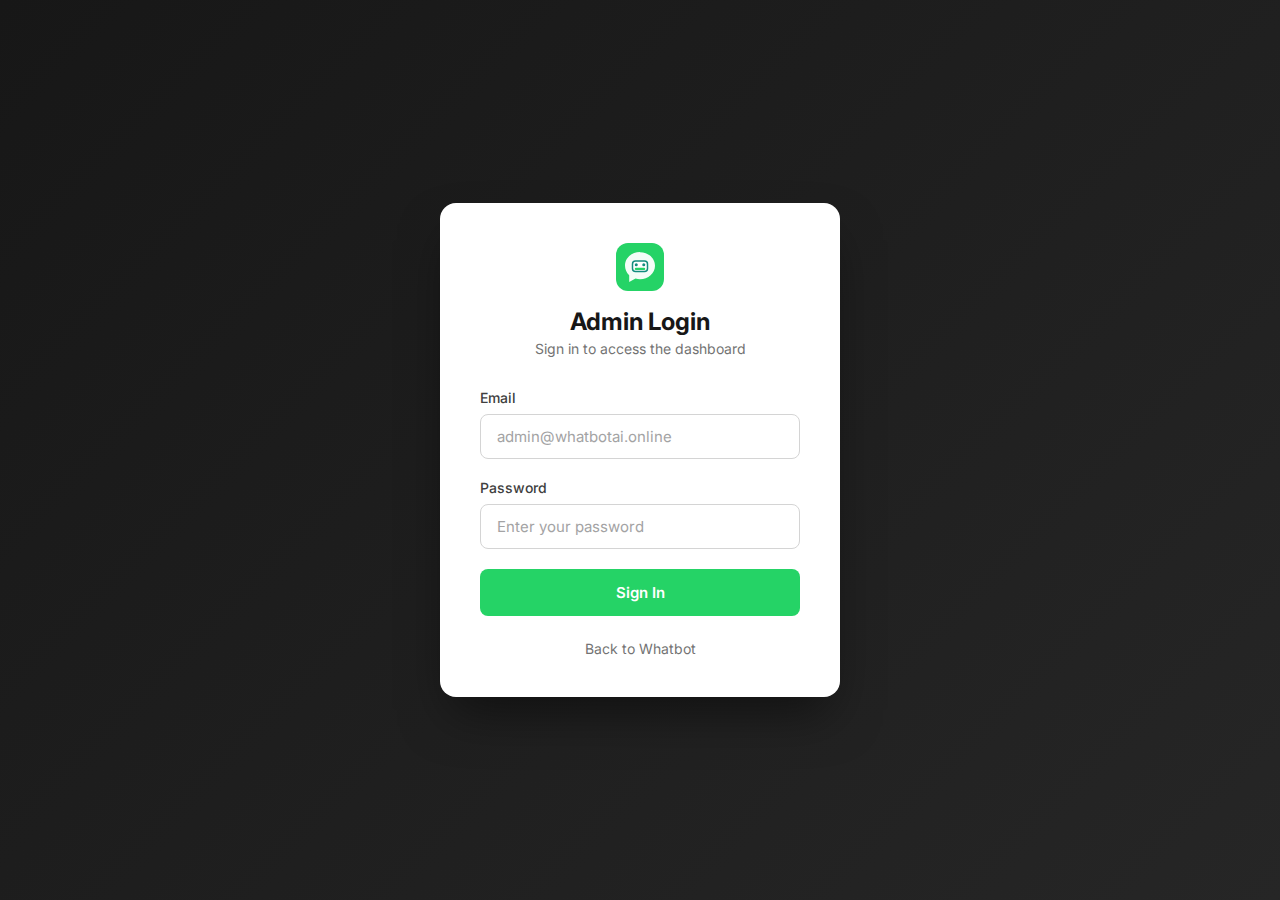
<file: shash.html>
<!DOCTYPE html>
<html lang="en">
<head>
    <meta charset="UTF-8">
    <meta name="viewport" content="width=device-width, initial-scale=1.0">
    <meta name="robots" content="noindex, nofollow">
    <title>Admin Login | Whatbot</title>
    <link rel="preconnect" href="https://fonts.googleapis.com">
    <link rel="preconnect" href="https://fonts.gstatic.com" crossorigin>
    <link href="https://fonts.googleapis.com/css2?family=Inter:wght@400;500;600;700&display=swap" rel="stylesheet">
    <link rel="icon" type="image/svg+xml" href="data:image/svg+xml,<svg xmlns='http://www.w3.org/2000/svg' viewBox='0 0 100 100'><text y='.9em' font-size='90'>🔐</text></svg>">
    <style>
        :root {
            --green-primary: #25D366;
            --green-dark: #128C7E;
            --green-darker: #075E54;
            --white: #ffffff;
            --gray-50: #fafafa;
            --gray-100: #f5f5f5;
            --gray-200: #e5e5e5;
            --gray-300: #d4d4d4;
            --gray-400: #a3a3a4;
            --gray-500: #737373;
            --gray-600: #525252;
            --gray-700: #404040;
            --gray-800: #262626;
            --gray-900: #171717;
            --red-500: #ef4444;
            --font-sans: 'Inter', -apple-system, BlinkMacSystemFont, 'Segoe UI', sans-serif;
        }

        *, *::before, *::after {
            box-sizing: border-box;
            margin: 0;
            padding: 0;
        }

        body {
            font-family: var(--font-sans);
            background: linear-gradient(135deg, var(--gray-900) 0%, var(--gray-800) 100%);
            min-height: 100vh;
            display: flex;
            align-items: center;
            justify-content: center;
            padding: 1rem;
        }

        .login-container {
            width: 100%;
            max-width: 400px;
        }

        .login-card {
            background: var(--white);
            border-radius: 16px;
            padding: 2.5rem;
            box-shadow: 0 25px 50px -12px rgba(0, 0, 0, 0.5);
        }

        .login-header {
            text-align: center;
            margin-bottom: 2rem;
        }

        .login-logo {
            width: 48px;
            height: 48px;
            margin: 0 auto 1rem;
        }

        .login-logo svg {
            width: 100%;
            height: 100%;
        }

        .login-header h1 {
            font-size: 1.5rem;
            font-weight: 700;
            color: var(--gray-900);
            margin-bottom: 0.25rem;
        }

        .login-header p {
            font-size: 0.875rem;
            color: var(--gray-500);
        }

        .form-group {
            margin-bottom: 1.25rem;
        }

        .form-label {
            display: block;
            font-size: 0.875rem;
            font-weight: 500;
            color: var(--gray-700);
            margin-bottom: 0.5rem;
        }

        .form-input {
            width: 100%;
            padding: 0.75rem 1rem;
            font-size: 0.9375rem;
            font-family: inherit;
            color: var(--gray-900);
            background: var(--white);
            border: 1px solid var(--gray-300);
            border-radius: 8px;
            transition: all 0.2s;
        }

        .form-input:focus {
            outline: none;
            border-color: var(--green-primary);
            box-shadow: 0 0 0 3px rgba(37, 211, 102, 0.15);
        }

        .form-input::placeholder {
            color: var(--gray-400);
        }

        .btn-login {
            width: 100%;
            padding: 0.875rem 1.5rem;
            font-size: 0.9375rem;
            font-weight: 600;
            font-family: inherit;
            color: var(--white);
            background: var(--green-primary);
            border: none;
            border-radius: 8px;
            cursor: pointer;
            transition: all 0.2s;
            display: flex;
            align-items: center;
            justify-content: center;
            gap: 0.5rem;
        }

        .btn-login:hover {
            background: var(--green-dark);
            transform: translateY(-1px);
        }

        .btn-login:disabled {
            background: var(--gray-300);
            cursor: not-allowed;
            transform: none;
        }

        .btn-login .spinner {
            width: 18px;
            height: 18px;
            border: 2px solid rgba(255,255,255,0.3);
            border-top-color: white;
            border-radius: 50%;
            animation: spin 0.8s linear infinite;
            display: none;
        }

        .btn-login.loading .spinner {
            display: block;
        }

        .btn-login.loading .btn-text {
            display: none;
        }

        @keyframes spin {
            to { transform: rotate(360deg); }
        }

        .error-message {
            background: rgba(239, 68, 68, 0.1);
            border: 1px solid rgba(239, 68, 68, 0.2);
            color: var(--red-500);
            padding: 0.75rem 1rem;
            border-radius: 8px;
            font-size: 0.875rem;
            margin-bottom: 1.25rem;
            display: none;
        }

        .error-message.show {
            display: block;
        }

        .back-link {
            display: block;
            text-align: center;
            margin-top: 1.5rem;
            font-size: 0.875rem;
            color: var(--gray-500);
            text-decoration: none;
            transition: color 0.2s;
        }

        .back-link:hover {
            color: var(--green-primary);
        }
    </style>
</head>
<body>
    <div class="login-container">
        <div class="login-card">
            <div class="login-header">
                <div class="login-logo">
                    <svg viewBox="0 0 32 32" fill="none">
                        <rect width="32" height="32" rx="8" fill="#25D366"/>
                        <path d="M16 6C10.5 6 6 10 6 15c0 2.5 1 4.8 2.8 6.5V26l4.2-2.3c1 .3 2 .4 3 .4 5.5 0 10-4 10-9s-4.5-9-10-9z" fill="white" fill-opacity="0.95"/>
                        <rect x="11" y="12" width="10" height="7" rx="2" fill="white" stroke="#128C7E" stroke-width="1"/>
                        <circle cx="13.5" cy="14.5" r="1" fill="#128C7E"/>
                        <circle cx="18.5" cy="14.5" r="1" fill="#128C7E"/>
                        <rect x="12.5" y="16.5" width="7" height="1.5" rx="0.75" fill="#25D366"/>
                    </svg>
                </div>
                <h1>Admin Login</h1>
                <p>Sign in to access the dashboard</p>
            </div>

            <div class="error-message" id="error-message"></div>

            <form id="login-form">
                <div class="form-group">
                    <label class="form-label" for="email">Email</label>
                    <input
                        type="email"
                        id="email"
                        name="email"
                        class="form-input"
                        placeholder="admin@whatbotai.online"
                        required
                        autocomplete="email"
                    >
                </div>

                <div class="form-group">
                    <label class="form-label" for="password">Password</label>
                    <input
                        type="password"
                        id="password"
                        name="password"
                        class="form-input"
                        placeholder="Enter your password"
                        required
                        autocomplete="current-password"
                    >
                </div>

                <button type="submit" class="btn-login" id="login-btn">
                    <span class="spinner"></span>
                    <span class="btn-text">Sign In</span>
                </button>
            </form>

            <a href="/" class="back-link">Back to Whatbot</a>
        </div>
    </div>

    <script>
        const BACKEND_URL = 'https://backend-five-alpha-21.vercel.app';

        const form = document.getElementById('login-form');
        const loginBtn = document.getElementById('login-btn');
        const errorMessage = document.getElementById('error-message');

        form.addEventListener('submit', async (e) => {
            e.preventDefault();

            const email = document.getElementById('email').value;
            const password = document.getElementById('password').value;

            // Clear previous error
            errorMessage.classList.remove('show');

            // Show loading state
            loginBtn.classList.add('loading');
            loginBtn.disabled = true;

            try {
                const response = await fetch(`${BACKEND_URL}/api/auth/login`, {
                    method: 'POST',
                    headers: {
                        'Content-Type': 'application/json'
                    },
                    body: JSON.stringify({ email, password })
                });

                const data = await response.json();

                if (data.success && data.token) {
                    // Store the token
                    localStorage.setItem('whatbot_admin_token', data.token);
                    localStorage.setItem('whatbot_admin_user', JSON.stringify({ email }));

                    // Redirect to dashboard
                    window.location.href = '/admin-dashboard';
                } else {
                    throw new Error(data.error || 'Invalid credentials');
                }
            } catch (error) {
                errorMessage.textContent = error.message || 'Login failed. Please try again.';
                errorMessage.classList.add('show');
            } finally {
                loginBtn.classList.remove('loading');
                loginBtn.disabled = false;
            }
        });

        // Check if already logged in
        const token = localStorage.getItem('whatbot_admin_token');
        if (token) {
            // Verify token is still valid
            fetch(`${BACKEND_URL}/api/auth/verify`, {
                method: 'POST',
                headers: {
                    'Content-Type': 'application/json',
                    'Authorization': `Bearer ${token}`
                }
            })
            .then(res => res.json())
            .then(data => {
                if (data.success && data.valid) {
                    window.location.href = '/admin-dashboard';
                } else {
                    localStorage.removeItem('whatbot_admin_token');
                    localStorage.removeItem('whatbot_admin_user');
                }
            })
            .catch(() => {
                // Token verification failed, stay on login page
            });
        }
    </script>
</body>
</html>
</file>
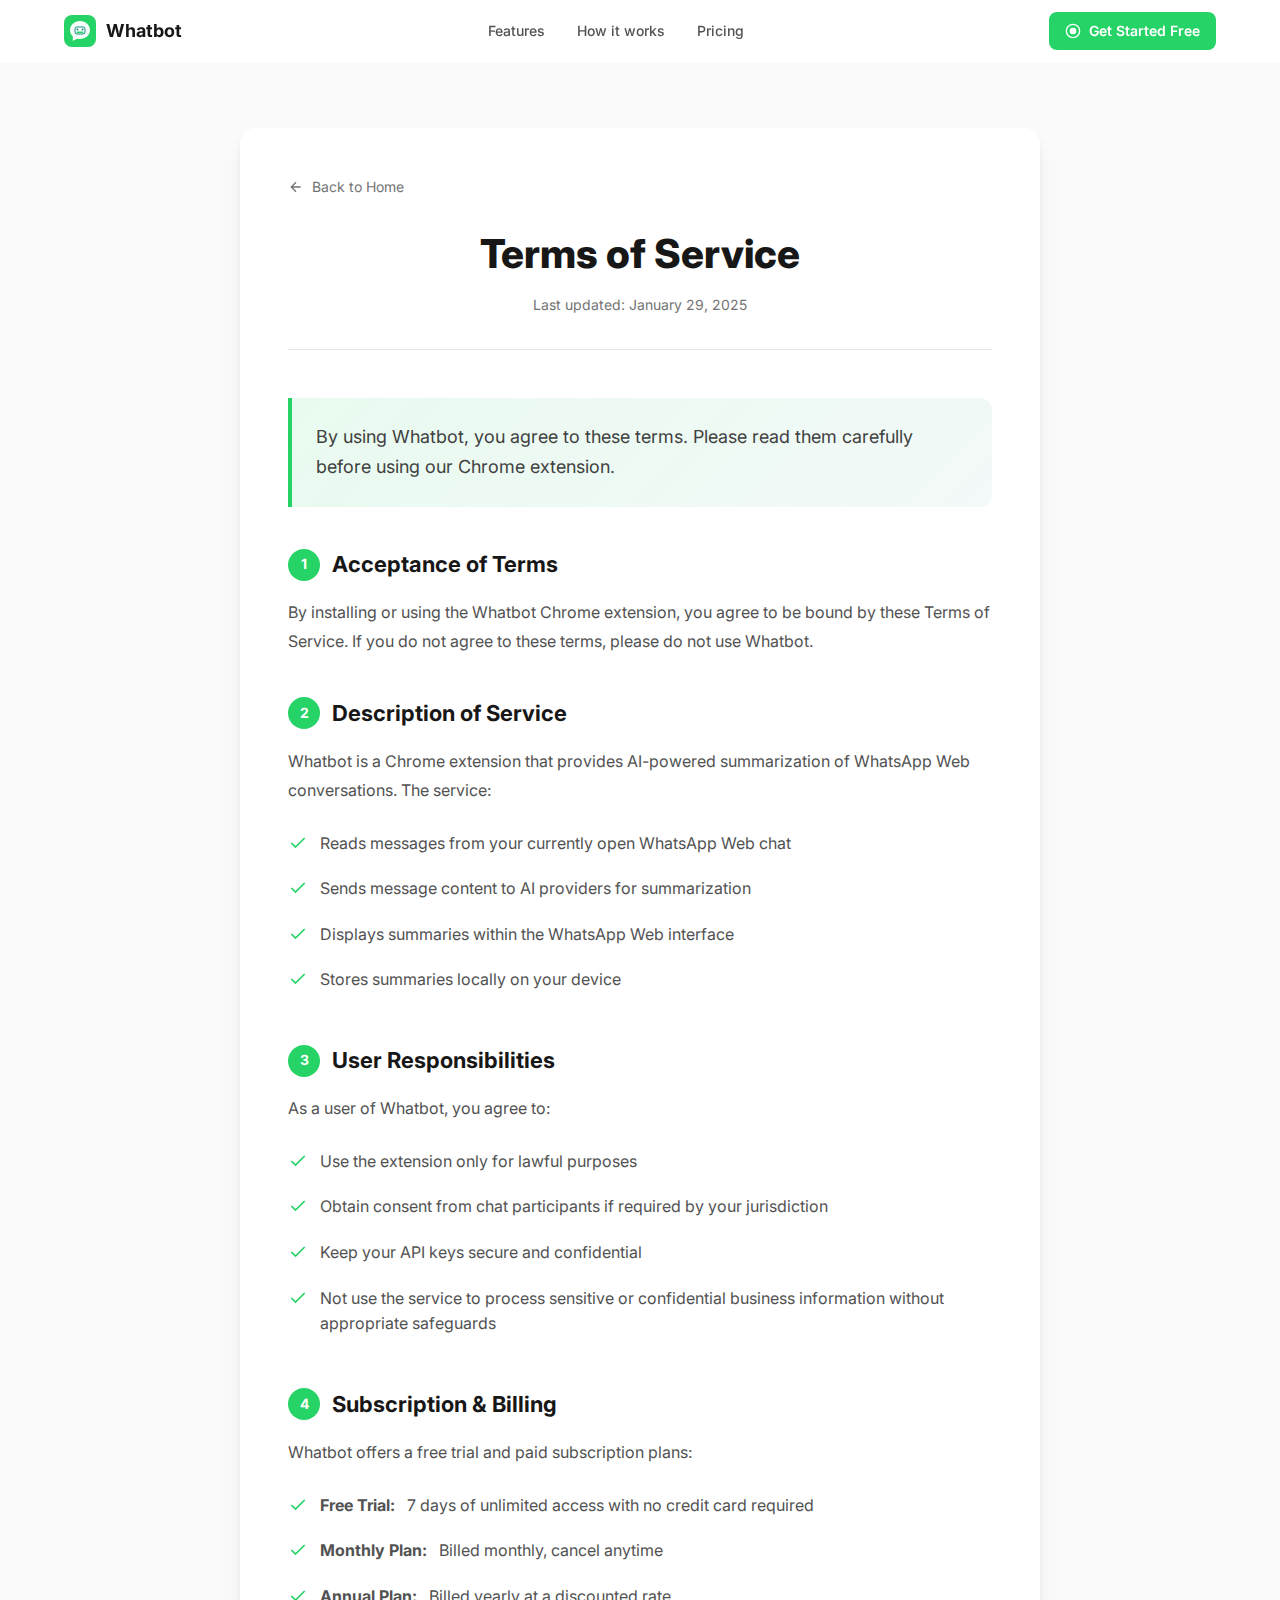
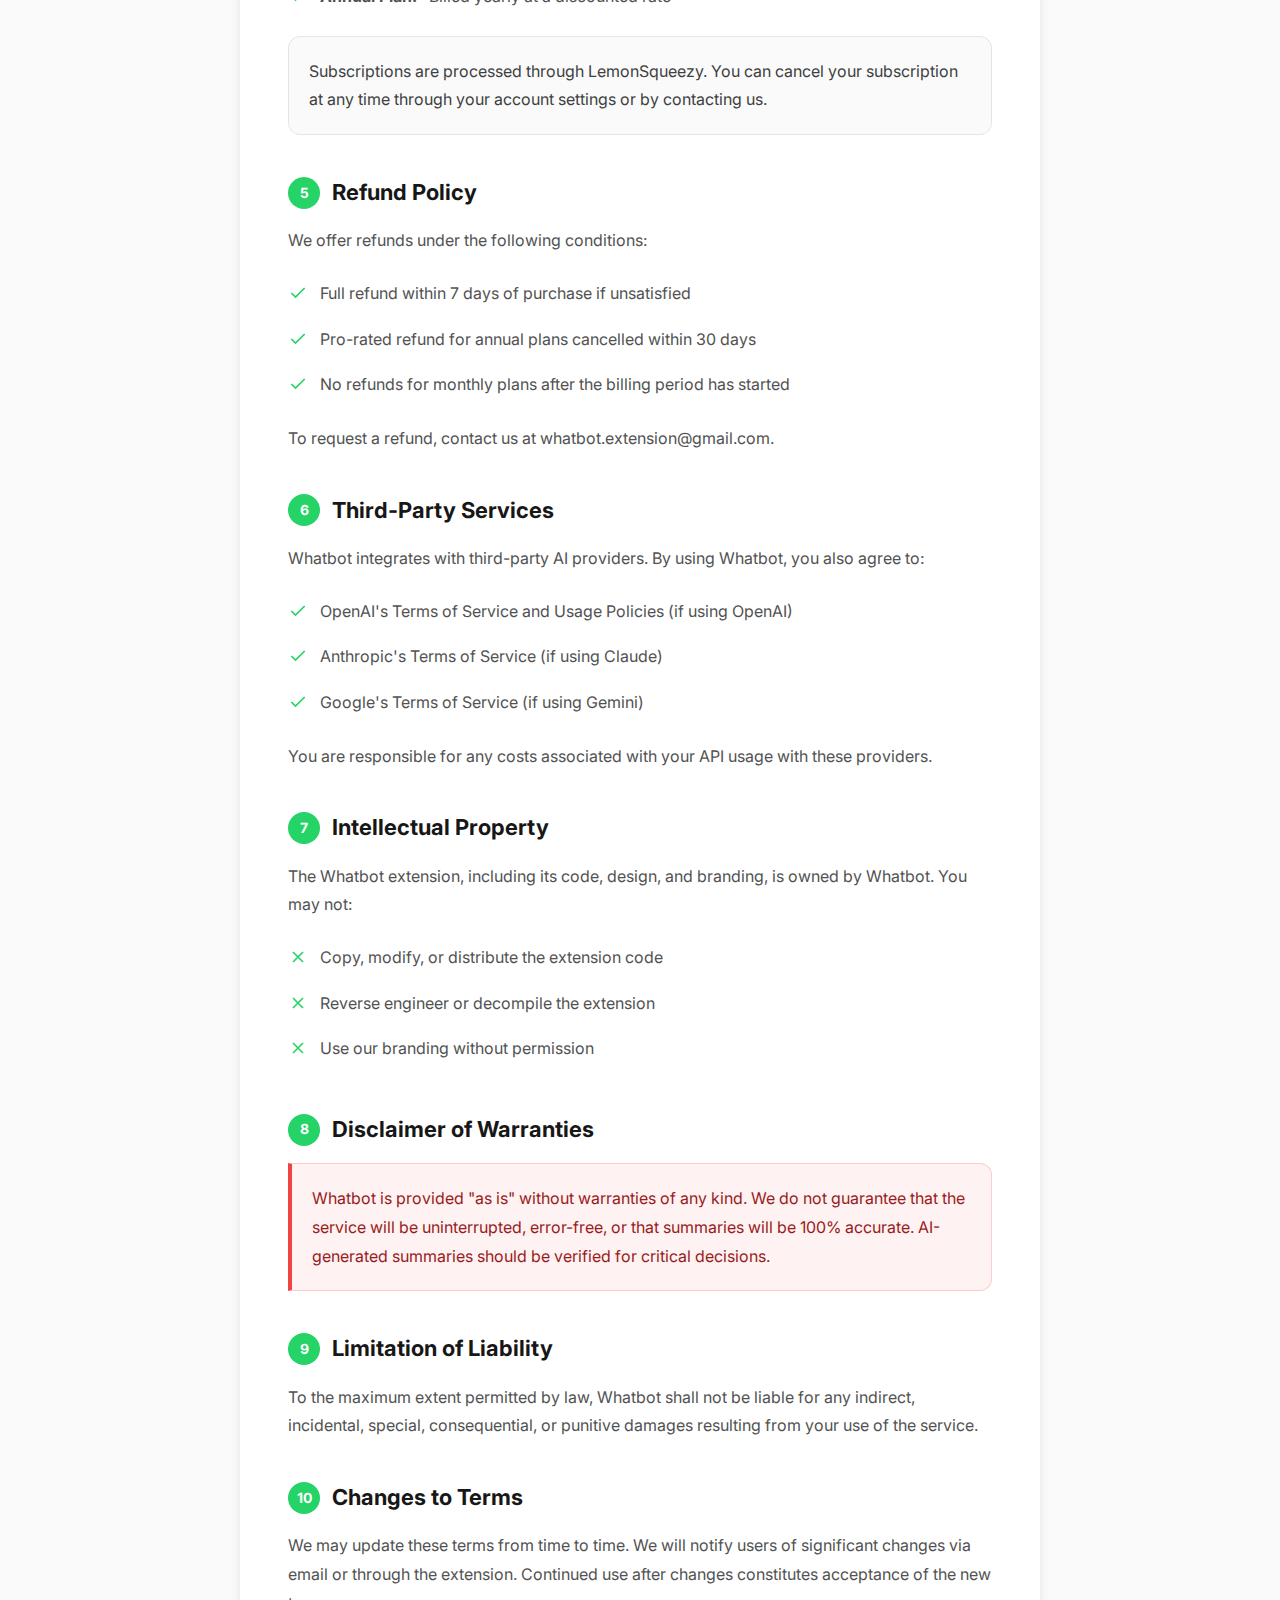
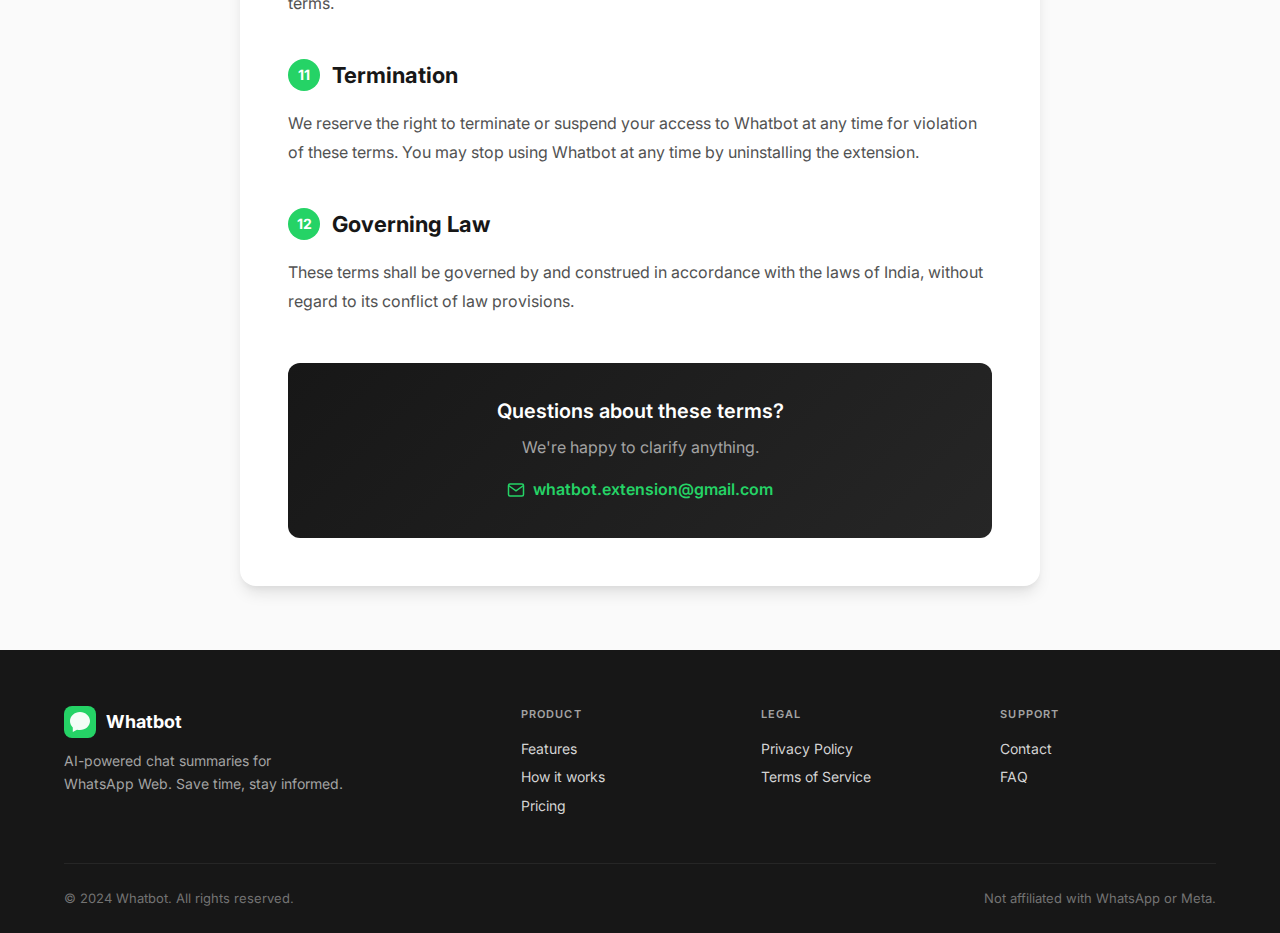
<file: terms.html>
<!DOCTYPE html>
<html lang="en">
<head>
    <meta charset="UTF-8">
    <meta name="viewport" content="width=device-width, initial-scale=1.0">
    <meta name="description" content="Whatbot Terms of Service - Terms and conditions for using Whatbot.">
    <title>Terms of Service - Whatbot</title>
    <link rel="preconnect" href="https://fonts.googleapis.com">
    <link rel="preconnect" href="https://fonts.gstatic.com" crossorigin>
    <link href="https://fonts.googleapis.com/css2?family=Inter:wght@400;500;600;700;800&display=swap" rel="stylesheet">
    <link rel="stylesheet" href="style.css">
    <link rel="icon" type="image/svg+xml" href="data:image/svg+xml,<svg xmlns='http://www.w3.org/2000/svg' viewBox='0 0 100 100'><text y='.9em' font-size='90'>💬</text></svg>">
    <style>
        .terms-page {
            padding: 8rem 1.5rem 4rem;
            min-height: 100vh;
            background: var(--gray-50);
        }

        .terms-container {
            max-width: 800px;
            margin: 0 auto;
            background: var(--white);
            border-radius: 16px;
            padding: 3rem;
            box-shadow: var(--shadow-lg);
        }

        @media (max-width: 640px) {
            .terms-container {
                padding: 1.5rem;
                border-radius: 12px;
            }
            .terms-page {
                padding: 6rem 1rem 2rem;
            }
        }

        .terms-header {
            text-align: center;
            margin-bottom: 3rem;
            padding-bottom: 2rem;
            border-bottom: 1px solid var(--gray-200);
        }

        .terms-header h1 {
            font-size: 2.5rem;
            font-weight: 800;
            color: var(--gray-900);
            margin-bottom: 0.5rem;
        }

        .terms-header .last-updated {
            font-size: 0.875rem;
            color: var(--gray-500);
        }

        .terms-intro {
            background: linear-gradient(135deg, rgba(37, 211, 102, 0.1) 0%, rgba(18, 140, 126, 0.05) 100%);
            border-left: 4px solid var(--green-primary);
            padding: 1.5rem;
            border-radius: 0 12px 12px 0;
            margin-bottom: 2.5rem;
        }

        .terms-intro p {
            font-size: 1.125rem;
            color: var(--gray-700);
            margin: 0;
            line-height: 1.7;
        }

        .terms-section {
            margin-bottom: 2.5rem;
        }

        .terms-section h2 {
            font-size: 1.375rem;
            font-weight: 700;
            color: var(--gray-900);
            margin-bottom: 1rem;
            display: flex;
            align-items: center;
            gap: 0.75rem;
        }

        .terms-section h2 .section-number {
            width: 32px;
            height: 32px;
            background: var(--green-primary);
            border-radius: 50%;
            display: flex;
            align-items: center;
            justify-content: center;
            color: white;
            font-size: 0.875rem;
            font-weight: 700;
        }

        .terms-section p {
            font-size: 1rem;
            color: var(--gray-600);
            line-height: 1.8;
            margin-bottom: 1rem;
        }

        .terms-section ul {
            list-style: none;
            padding: 0;
            margin: 1rem 0;
        }

        .terms-section li {
            display: flex;
            align-items: flex-start;
            gap: 0.75rem;
            padding: 0.625rem 0;
            font-size: 1rem;
            color: var(--gray-600);
            line-height: 1.6;
        }

        .terms-section li svg {
            width: 20px;
            height: 20px;
            color: var(--green-primary);
            flex-shrink: 0;
            margin-top: 2px;
        }

        .highlight-box {
            background: var(--gray-50);
            border: 1px solid var(--gray-200);
            border-radius: 12px;
            padding: 1.25rem;
            margin: 1rem 0;
        }

        .highlight-box p {
            margin: 0;
            color: var(--gray-700);
        }

        .warning-box {
            background: #fef2f2;
            border: 1px solid #fecaca;
            border-left: 4px solid #ef4444;
            border-radius: 0 12px 12px 0;
            padding: 1.25rem;
            margin: 1rem 0;
        }

        .warning-box p {
            margin: 0;
            color: #991b1b;
        }

        .contact-section {
            background: linear-gradient(135deg, var(--gray-900) 0%, var(--gray-800) 100%);
            border-radius: 12px;
            padding: 2rem;
            text-align: center;
            margin-top: 3rem;
        }

        .contact-section h3 {
            color: var(--white);
            font-size: 1.25rem;
            font-weight: 600;
            margin: 0 0 0.5rem 0;
        }

        .contact-section p {
            color: var(--gray-400);
            margin: 0 0 1rem 0;
        }

        .contact-section a {
            display: inline-flex;
            align-items: center;
            gap: 0.5rem;
            color: var(--green-primary);
            font-weight: 600;
            font-size: 1rem;
        }

        .contact-section a:hover {
            text-decoration: underline;
        }

        .back-link {
            display: inline-flex;
            align-items: center;
            gap: 0.5rem;
            color: var(--gray-500);
            font-size: 0.875rem;
            margin-bottom: 1.5rem;
            transition: color 0.2s;
        }

        .back-link:hover {
            color: var(--green-primary);
        }

        .back-link svg {
            width: 16px;
            height: 16px;
        }
    </style>
</head>
<body>
    <!-- Navigation -->
    <nav class="nav">
        <div class="nav-container">
            <a href="/" class="nav-logo">
                <div class="nav-logo-icon">
                    <svg viewBox="0 0 32 32" fill="none">
                        <rect width="32" height="32" rx="8" fill="#25D366"/>
                        <path d="M16 6C10.5 6 6 10 6 15c0 2.5 1 4.8 2.8 6.5V26l4.2-2.3c1 .3 2 .4 3 .4 5.5 0 10-4 10-9s-4.5-9-10-9z" fill="white" fill-opacity="0.95"/>
                        <rect x="11" y="12" width="10" height="7" rx="2" fill="white" stroke="#128C7E" stroke-width="1"/>
                        <circle cx="13.5" cy="14.5" r="1" fill="#128C7E"/>
                        <circle cx="18.5" cy="14.5" r="1" fill="#128C7E"/>
                        <rect x="12.5" y="16.5" width="7" height="1.5" rx="0.75" fill="#25D366"/>
                    </svg>
                </div>
                <span>Whatbot</span>
            </a>
            <div class="nav-links">
                <a href="/#features">Features</a>
                <a href="/#how-it-works">How it works</a>
                <a href="/#pricing">Pricing</a>
            </div>
            <a href="https://chromewebstore.google.com/detail/whatbot/YOUR_EXTENSION_ID" target="_blank" class="nav-cta">
                <svg width="16" height="16" viewBox="0 0 24 24" fill="none" stroke="currentColor" stroke-width="2">
                    <circle cx="12" cy="12" r="10"/>
                    <circle cx="12" cy="12" r="4" fill="currentColor"/>
                </svg>
                <span>Get Started Free</span>
            </a>
        </div>
    </nav>

    <main class="terms-page">
        <div class="terms-container">
            <a href="/" class="back-link">
                <svg viewBox="0 0 24 24" fill="none" stroke="currentColor" stroke-width="2">
                    <path d="M19 12H5M12 19l-7-7 7-7"/>
                </svg>
                Back to Home
            </a>

            <div class="terms-header">
                <h1>Terms of Service</h1>
                <p class="last-updated">Last updated: January 29, 2025</p>
            </div>

            <div class="terms-intro">
                <p>By using Whatbot, you agree to these terms. Please read them carefully before using our Chrome extension.</p>
            </div>

            <!-- Acceptance -->
            <section class="terms-section">
                <h2>
                    <span class="section-number">1</span>
                    Acceptance of Terms
                </h2>
                <p>By installing or using the Whatbot Chrome extension, you agree to be bound by these Terms of Service. If you do not agree to these terms, please do not use Whatbot.</p>
            </section>

            <!-- Description of Service -->
            <section class="terms-section">
                <h2>
                    <span class="section-number">2</span>
                    Description of Service
                </h2>
                <p>Whatbot is a Chrome extension that provides AI-powered summarization of WhatsApp Web conversations. The service:</p>
                <ul>
                    <li>
                        <svg viewBox="0 0 24 24" fill="none" stroke="currentColor" stroke-width="2"><polyline points="20 6 9 17 4 12"/></svg>
                        Reads messages from your currently open WhatsApp Web chat
                    </li>
                    <li>
                        <svg viewBox="0 0 24 24" fill="none" stroke="currentColor" stroke-width="2"><polyline points="20 6 9 17 4 12"/></svg>
                        Sends message content to AI providers for summarization
                    </li>
                    <li>
                        <svg viewBox="0 0 24 24" fill="none" stroke="currentColor" stroke-width="2"><polyline points="20 6 9 17 4 12"/></svg>
                        Displays summaries within the WhatsApp Web interface
                    </li>
                    <li>
                        <svg viewBox="0 0 24 24" fill="none" stroke="currentColor" stroke-width="2"><polyline points="20 6 9 17 4 12"/></svg>
                        Stores summaries locally on your device
                    </li>
                </ul>
            </section>

            <!-- User Responsibilities -->
            <section class="terms-section">
                <h2>
                    <span class="section-number">3</span>
                    User Responsibilities
                </h2>
                <p>As a user of Whatbot, you agree to:</p>
                <ul>
                    <li>
                        <svg viewBox="0 0 24 24" fill="none" stroke="currentColor" stroke-width="2"><polyline points="20 6 9 17 4 12"/></svg>
                        Use the extension only for lawful purposes
                    </li>
                    <li>
                        <svg viewBox="0 0 24 24" fill="none" stroke="currentColor" stroke-width="2"><polyline points="20 6 9 17 4 12"/></svg>
                        Obtain consent from chat participants if required by your jurisdiction
                    </li>
                    <li>
                        <svg viewBox="0 0 24 24" fill="none" stroke="currentColor" stroke-width="2"><polyline points="20 6 9 17 4 12"/></svg>
                        Keep your API keys secure and confidential
                    </li>
                    <li>
                        <svg viewBox="0 0 24 24" fill="none" stroke="currentColor" stroke-width="2"><polyline points="20 6 9 17 4 12"/></svg>
                        Not use the service to process sensitive or confidential business information without appropriate safeguards
                    </li>
                </ul>
            </section>

            <!-- Subscription & Billing -->
            <section class="terms-section">
                <h2>
                    <span class="section-number">4</span>
                    Subscription & Billing
                </h2>
                <p>Whatbot offers a free trial and paid subscription plans:</p>
                <ul>
                    <li>
                        <svg viewBox="0 0 24 24" fill="none" stroke="currentColor" stroke-width="2"><polyline points="20 6 9 17 4 12"/></svg>
                        <strong>Free Trial:</strong> 7 days of unlimited access with no credit card required
                    </li>
                    <li>
                        <svg viewBox="0 0 24 24" fill="none" stroke="currentColor" stroke-width="2"><polyline points="20 6 9 17 4 12"/></svg>
                        <strong>Monthly Plan:</strong> Billed monthly, cancel anytime
                    </li>
                    <li>
                        <svg viewBox="0 0 24 24" fill="none" stroke="currentColor" stroke-width="2"><polyline points="20 6 9 17 4 12"/></svg>
                        <strong>Annual Plan:</strong> Billed yearly at a discounted rate
                    </li>
                </ul>
                <div class="highlight-box">
                    <p>Subscriptions are processed through LemonSqueezy. You can cancel your subscription at any time through your account settings or by contacting us.</p>
                </div>
            </section>

            <!-- Refunds -->
            <section class="terms-section">
                <h2>
                    <span class="section-number">5</span>
                    Refund Policy
                </h2>
                <p>We offer refunds under the following conditions:</p>
                <ul>
                    <li>
                        <svg viewBox="0 0 24 24" fill="none" stroke="currentColor" stroke-width="2"><polyline points="20 6 9 17 4 12"/></svg>
                        Full refund within 7 days of purchase if unsatisfied
                    </li>
                    <li>
                        <svg viewBox="0 0 24 24" fill="none" stroke="currentColor" stroke-width="2"><polyline points="20 6 9 17 4 12"/></svg>
                        Pro-rated refund for annual plans cancelled within 30 days
                    </li>
                    <li>
                        <svg viewBox="0 0 24 24" fill="none" stroke="currentColor" stroke-width="2"><polyline points="20 6 9 17 4 12"/></svg>
                        No refunds for monthly plans after the billing period has started
                    </li>
                </ul>
                <p>To request a refund, contact us at whatbot.extension@gmail.com.</p>
            </section>

            <!-- Third-Party Services -->
            <section class="terms-section">
                <h2>
                    <span class="section-number">6</span>
                    Third-Party Services
                </h2>
                <p>Whatbot integrates with third-party AI providers. By using Whatbot, you also agree to:</p>
                <ul>
                    <li>
                        <svg viewBox="0 0 24 24" fill="none" stroke="currentColor" stroke-width="2"><polyline points="20 6 9 17 4 12"/></svg>
                        OpenAI's Terms of Service and Usage Policies (if using OpenAI)
                    </li>
                    <li>
                        <svg viewBox="0 0 24 24" fill="none" stroke="currentColor" stroke-width="2"><polyline points="20 6 9 17 4 12"/></svg>
                        Anthropic's Terms of Service (if using Claude)
                    </li>
                    <li>
                        <svg viewBox="0 0 24 24" fill="none" stroke="currentColor" stroke-width="2"><polyline points="20 6 9 17 4 12"/></svg>
                        Google's Terms of Service (if using Gemini)
                    </li>
                </ul>
                <p>You are responsible for any costs associated with your API usage with these providers.</p>
            </section>

            <!-- Intellectual Property -->
            <section class="terms-section">
                <h2>
                    <span class="section-number">7</span>
                    Intellectual Property
                </h2>
                <p>The Whatbot extension, including its code, design, and branding, is owned by Whatbot. You may not:</p>
                <ul>
                    <li>
                        <svg viewBox="0 0 24 24" fill="none" stroke="currentColor" stroke-width="2"><path d="M18 6L6 18M6 6l12 12"/></svg>
                        Copy, modify, or distribute the extension code
                    </li>
                    <li>
                        <svg viewBox="0 0 24 24" fill="none" stroke="currentColor" stroke-width="2"><path d="M18 6L6 18M6 6l12 12"/></svg>
                        Reverse engineer or decompile the extension
                    </li>
                    <li>
                        <svg viewBox="0 0 24 24" fill="none" stroke="currentColor" stroke-width="2"><path d="M18 6L6 18M6 6l12 12"/></svg>
                        Use our branding without permission
                    </li>
                </ul>
            </section>

            <!-- Disclaimer -->
            <section class="terms-section">
                <h2>
                    <span class="section-number">8</span>
                    Disclaimer of Warranties
                </h2>
                <div class="warning-box">
                    <p>Whatbot is provided "as is" without warranties of any kind. We do not guarantee that the service will be uninterrupted, error-free, or that summaries will be 100% accurate. AI-generated summaries should be verified for critical decisions.</p>
                </div>
            </section>

            <!-- Limitation of Liability -->
            <section class="terms-section">
                <h2>
                    <span class="section-number">9</span>
                    Limitation of Liability
                </h2>
                <p>To the maximum extent permitted by law, Whatbot shall not be liable for any indirect, incidental, special, consequential, or punitive damages resulting from your use of the service.</p>
            </section>

            <!-- Changes to Terms -->
            <section class="terms-section">
                <h2>
                    <span class="section-number">10</span>
                    Changes to Terms
                </h2>
                <p>We may update these terms from time to time. We will notify users of significant changes via email or through the extension. Continued use after changes constitutes acceptance of the new terms.</p>
            </section>

            <!-- Termination -->
            <section class="terms-section">
                <h2>
                    <span class="section-number">11</span>
                    Termination
                </h2>
                <p>We reserve the right to terminate or suspend your access to Whatbot at any time for violation of these terms. You may stop using Whatbot at any time by uninstalling the extension.</p>
            </section>

            <!-- Governing Law -->
            <section class="terms-section">
                <h2>
                    <span class="section-number">12</span>
                    Governing Law
                </h2>
                <p>These terms shall be governed by and construed in accordance with the laws of India, without regard to its conflict of law provisions.</p>
            </section>

            <!-- Contact -->
            <div class="contact-section">
                <h3>Questions about these terms?</h3>
                <p>We're happy to clarify anything.</p>
                <a href="mailto:whatbot.extension@gmail.com">
                    <svg width="18" height="18" viewBox="0 0 24 24" fill="none" stroke="currentColor" stroke-width="2">
                        <path d="M4 4h16c1.1 0 2 .9 2 2v12c0 1.1-.9 2-2 2H4c-1.1 0-2-.9-2-2V6c0-1.1.9-2 2-2z"/>
                        <polyline points="22,6 12,13 2,6"/>
                    </svg>
                    whatbot.extension@gmail.com
                </a>
            </div>
        </div>
    </main>

    <!-- Footer -->
    <footer class="footer">
        <div class="footer-container">
            <div class="footer-main">
                <div class="footer-brand">
                    <a href="/" class="footer-logo">
                        <div class="nav-logo-icon">
                            <svg viewBox="0 0 32 32" fill="none">
                                <rect width="32" height="32" rx="8" fill="#25D366"/>
                                <path d="M16 6C10.5 6 6 10 6 15c0 2.5 1 4.8 2.8 6.5V26l4.2-2.3c1 .3 2 .4 3 .4 5.5 0 10-4 10-9s-4.5-9-10-9z" fill="white" fill-opacity="0.95"/>
                            </svg>
                        </div>
                        <span>Whatbot</span>
                    </a>
                    <p>AI-powered chat summaries for WhatsApp Web. Save time, stay informed.</p>
                </div>
                <div class="footer-links">
                    <div class="footer-col">
                        <h4>Product</h4>
                        <a href="/#features">Features</a>
                        <a href="/#how-it-works">How it works</a>
                        <a href="/#pricing">Pricing</a>
                    </div>
                    <div class="footer-col">
                        <h4>Legal</h4>
                        <a href="/privacy">Privacy Policy</a>
                        <a href="/terms">Terms of Service</a>
                    </div>
                    <div class="footer-col">
                        <h4>Support</h4>
                        <a href="mailto:whatbot.extension@gmail.com">Contact</a>
                        <a href="/#faq">FAQ</a>
                    </div>
                </div>
            </div>
            <div class="footer-bottom">
                <p>&copy; 2024 Whatbot. All rights reserved.</p>
                <p>Not affiliated with WhatsApp or Meta.</p>
            </div>
        </div>
    </footer>

    <script>
        // Navigation scroll effect
        const nav = document.querySelector('.nav');
        window.addEventListener('scroll', () => {
            if (window.scrollY > 20) {
                nav.classList.add('scrolled');
            } else {
                nav.classList.remove('scrolled');
            }
        });
    </script>
</body>
</html>
</file>
<file: style.css>
/* =============================================
   Whatbot Landing Page - Modern SaaS Design
   ============================================= */

:root {
    --green-primary: #25D366;
    --green-dark: #128C7E;
    --green-darker: #075E54;
    --white: #ffffff;
    --gray-50: #fafafa;
    --gray-100: #f5f5f5;
    --gray-200: #e5e5e5;
    --gray-300: #d4d4d4;
    --gray-400: #a3a3a3;
    --gray-500: #737373;
    --gray-600: #525252;
    --gray-700: #404040;
    --gray-800: #262626;
    --gray-900: #171717;
    --black: #0a0a0a;

    --font-sans: 'Inter', -apple-system, BlinkMacSystemFont, 'Segoe UI', sans-serif;
    --shadow-sm: 0 1px 2px rgba(0,0,0,0.05);
    --shadow-md: 0 4px 6px -1px rgba(0,0,0,0.1), 0 2px 4px -1px rgba(0,0,0,0.06);
    --shadow-lg: 0 10px 15px -3px rgba(0,0,0,0.1), 0 4px 6px -2px rgba(0,0,0,0.05);
    --shadow-xl: 0 20px 25px -5px rgba(0,0,0,0.1), 0 10px 10px -5px rgba(0,0,0,0.04);
    --shadow-2xl: 0 25px 50px -12px rgba(0,0,0,0.25);
}

*, *::before, *::after {
    box-sizing: border-box;
    margin: 0;
    padding: 0;
}

html {
    scroll-behavior: smooth;
    -webkit-font-smoothing: antialiased;
    -moz-osx-font-smoothing: grayscale;
}

body {
    font-family: var(--font-sans);
    font-size: 16px;
    line-height: 1.6;
    color: var(--gray-700);
    background: var(--white);
}

a {
    text-decoration: none;
    color: inherit;
}

ul { list-style: none; }

img, svg {
    display: block;
    max-width: 100%;
}

/* =============================================
   Navigation
   ============================================= */

.nav {
    position: fixed;
    top: 0;
    left: 0;
    right: 0;
    z-index: 1000;
    padding: 0.75rem 0;
    background: rgba(255,255,255,0.85);
    backdrop-filter: blur(20px);
    -webkit-backdrop-filter: blur(20px);
    border-bottom: 1px solid transparent;
    transition: all 0.3s ease;
}

.nav.scrolled {
    background: rgba(255,255,255,0.95);
    border-bottom-color: var(--gray-200);
    box-shadow: var(--shadow-sm);
}

.nav-container {
    max-width: 1200px;
    margin: 0 auto;
    padding: 0 1.5rem;
    display: flex;
    align-items: center;
    justify-content: space-between;
    gap: 2rem;
}

.nav-logo {
    display: flex;
    align-items: center;
    gap: 0.625rem;
    font-size: 1.125rem;
    font-weight: 700;
    color: var(--gray-900);
}

.nav-logo-icon {
    width: 32px;
    height: 32px;
    flex-shrink: 0;
}

.nav-logo-icon svg {
    width: 100%;
    height: 100%;
}

.nav-links {
    display: none;
    align-items: center;
    gap: 2rem;
}

@media (min-width: 768px) {
    .nav-links {
        display: flex;
    }
}

.nav-links a {
    font-size: 0.875rem;
    font-weight: 500;
    color: var(--gray-600);
    transition: color 0.2s ease;
}

.nav-links a:hover {
    color: var(--gray-900);
}

.nav-cta {
    display: inline-flex;
    align-items: center;
    gap: 0.5rem;
    padding: 0.5rem 1rem;
    font-size: 0.875rem;
    font-weight: 600;
    color: var(--white);
    background: var(--green-primary);
    border-radius: 8px;
    transition: all 0.2s ease;
}

@media (max-width: 480px) {
    .nav-cta span {
        display: none;
    }
    .nav-cta {
        padding: 0.625rem;
    }
}

.nav-cta:hover {
    background: var(--green-dark);
    transform: translateY(-1px);
    box-shadow: 0 4px 12px rgba(37, 211, 102, 0.4);
}

.nav-cta svg {
    width: 16px;
    height: 16px;
}

/* =============================================
   Buttons
   ============================================= */

.btn {
    display: inline-flex;
    align-items: center;
    justify-content: center;
    gap: 0.5rem;
    padding: 0.75rem 1.5rem;
    font-size: 0.9375rem;
    font-weight: 600;
    border-radius: 8px;
    border: none;
    cursor: pointer;
    transition: all 0.2s ease;
}

.btn-primary {
    color: var(--white);
    background: var(--green-primary);
    box-shadow: 0 2px 8px rgba(37, 211, 102, 0.3);
}

.btn-primary:hover {
    background: var(--green-dark);
    transform: translateY(-2px);
    box-shadow: 0 4px 16px rgba(37, 211, 102, 0.4);
}

.btn-secondary {
    color: var(--gray-700);
    background: var(--white);
    border: 1px solid var(--gray-200);
}

.btn-secondary:hover {
    background: var(--gray-50);
    border-color: var(--gray-300);
}

.btn-ghost {
    color: var(--gray-600);
    background: transparent;
}

.btn-ghost:hover {
    color: var(--gray-900);
}

.btn-white {
    color: var(--green-darker);
    background: var(--white);
    box-shadow: var(--shadow-lg);
}

.btn-white:hover {
    transform: translateY(-2px);
    box-shadow: var(--shadow-xl);
}

.btn-lg {
    padding: 0.875rem 1.75rem;
    font-size: 1rem;
}

/* =============================================
   Hero Section
   ============================================= */

.hero {
    min-height: 100vh;
    padding: 7rem 1.5rem 4rem;
    background: linear-gradient(180deg, var(--white) 0%, var(--gray-50) 100%);
}

.hero-container {
    max-width: 1200px;
    margin: 0 auto;
    display: grid;
    grid-template-columns: 1fr;
    gap: 3rem;
    align-items: center;
}

@media (min-width: 1024px) {
    .hero-container {
        grid-template-columns: 1fr 1.1fr;
        gap: 4rem;
    }
    .hero {
        padding: 8rem 1.5rem 5rem;
    }
}

.hero-content {
    text-align: center;
}

@media (min-width: 1024px) {
    .hero-content {
        text-align: left;
    }
}

.hero-badge {
    display: inline-flex;
    align-items: center;
    gap: 0.5rem;
    padding: 0.375rem 0.875rem;
    margin-bottom: 1.25rem;
    font-size: 0.8125rem;
    font-weight: 500;
    color: var(--green-darker);
    background: rgba(37, 211, 102, 0.1);
    border: 1px solid rgba(37, 211, 102, 0.2);
    border-radius: 100px;
}

.badge-dot {
    width: 6px;
    height: 6px;
    background: var(--green-primary);
    border-radius: 50%;
    animation: pulse 2s infinite;
}

@keyframes pulse {
    0%, 100% { opacity: 1; transform: scale(1); }
    50% { opacity: 0.7; transform: scale(0.9); }
}

.hero-title {
    font-size: clamp(2.25rem, 5vw, 3.5rem);
    font-weight: 800;
    line-height: 1.1;
    letter-spacing: -0.03em;
    color: var(--gray-900);
    margin-bottom: 1.25rem;
}

.text-gradient {
    background: linear-gradient(135deg, var(--green-primary) 0%, var(--green-dark) 100%);
    -webkit-background-clip: text;
    -webkit-text-fill-color: transparent;
    background-clip: text;
}

.hero-subtitle {
    font-size: 1.0625rem;
    line-height: 1.7;
    color: var(--gray-500);
    margin-bottom: 1.5rem;
    max-width: 480px;
}

@media (min-width: 1024px) {
    .hero-subtitle {
        margin-left: 0;
    }
}

@media (max-width: 1023px) {
    .hero-subtitle {
        margin-left: auto;
        margin-right: auto;
    }
}

.hero-actions {
    display: flex;
    flex-direction: column;
    gap: 0.75rem;
    margin-bottom: 2rem;
}

@media (min-width: 480px) {
    .hero-actions {
        flex-direction: row;
        justify-content: center;
    }
}

@media (min-width: 1024px) {
    .hero-actions {
        justify-content: flex-start;
    }
}

.hero-trust {
    display: flex;
    flex-wrap: wrap;
    gap: 1.25rem;
    justify-content: center;
}

@media (min-width: 1024px) {
    .hero-trust {
        justify-content: flex-start;
    }
}

.trust-item {
    display: flex;
    align-items: center;
    gap: 0.375rem;
    font-size: 0.8125rem;
    color: var(--gray-500);
}

.trust-item svg {
    width: 14px;
    height: 14px;
    color: var(--green-primary);
}

/* =============================================
   Hero Visual / Emotional Illustration
   ============================================= */

.hero-visual {
    position: relative;
}

.hero-illustration {
    display: flex;
    align-items: center;
    justify-content: center;
    gap: 1.5rem;
    padding: 2rem;
}

@media (max-width: 640px) {
    .hero-illustration {
        flex-direction: column;
        gap: 1.5rem;
        padding: 1.5rem 1rem;
    }

    .notification {
        min-width: 160px;
        padding: 0.625rem 0.875rem;
    }

    .notif-name {
        font-size: 0.75rem;
    }

    .summary-card {
        min-width: 180px;
    }

    .emotion-icon {
        font-size: 2.5rem;
    }

    .illustration-before,
    .illustration-after {
        transform: scale(0.9);
    }
}

.illustration-before,
.illustration-after {
    display: flex;
    flex-direction: column;
    align-items: center;
    gap: 1rem;
}

.illustration-label {
    font-size: 0.75rem;
    font-weight: 600;
    color: var(--gray-400);
    text-transform: uppercase;
    letter-spacing: 0.1em;
}

/* Before: Notification Stack */
.phone-stack {
    display: flex;
    flex-direction: column;
    gap: 0.5rem;
    position: relative;
}

.notification {
    display: flex;
    align-items: center;
    gap: 0.75rem;
    padding: 0.75rem 1rem;
    background: var(--white);
    border: 1px solid var(--gray-200);
    border-radius: 12px;
    box-shadow: var(--shadow-md);
    min-width: 180px;
    animation: shake 2s ease-in-out infinite;
}

.notification.n1 { animation-delay: 0s; }
.notification.n2 { animation-delay: 0.3s; }
.notification.n3 { animation-delay: 0.6s; }

@keyframes shake {
    0%, 100% { transform: translateX(0); }
    10%, 30%, 50%, 70%, 90% { transform: translateX(-2px); }
    20%, 40%, 60%, 80% { transform: translateX(2px); }
}

.notif-avatar {
    font-size: 1.25rem;
}

.notif-content {
    flex: 1;
    display: flex;
    align-items: center;
    justify-content: space-between;
    gap: 0.5rem;
}

.notif-name {
    font-size: 0.8125rem;
    font-weight: 500;
    color: var(--gray-700);
}

.notif-badge {
    background: #ef4444;
    color: white;
    font-size: 0.6875rem;
    font-weight: 700;
    padding: 0.125rem 0.5rem;
    border-radius: 10px;
}

/* Emotion Icons */
.emotion-icon {
    font-size: 3rem;
    line-height: 1;
}

.emotion-icon.stressed {
    animation: stressed 1s ease-in-out infinite;
}

@keyframes stressed {
    0%, 100% { transform: scale(1); }
    50% { transform: scale(1.1); }
}

.emotion-icon.relaxed {
    animation: relaxed 2s ease-in-out infinite;
}

@keyframes relaxed {
    0%, 100% { transform: scale(1) rotate(0deg); }
    50% { transform: scale(1.05) rotate(2deg); }
}

/* Arrow */
.illustration-arrow {
    color: var(--green-primary);
    padding: 0 0.5rem;
}

.illustration-arrow svg {
    width: 32px;
    height: 32px;
}

@media (max-width: 640px) {
    .illustration-arrow {
        transform: rotate(90deg);
    }
}

/* After: Summary Card */
.summary-card {
    background: var(--white);
    border: 2px solid var(--green-primary);
    border-radius: 16px;
    box-shadow: 0 8px 32px rgba(37, 211, 102, 0.2);
    overflow: hidden;
    min-width: 200px;
    animation: float 3s ease-in-out infinite;
}

@keyframes float {
    0%, 100% { transform: translateY(0); }
    50% { transform: translateY(-8px); }
}

.summary-card-header {
    display: flex;
    align-items: center;
    gap: 0.5rem;
    padding: 0.75rem 1rem;
    background: linear-gradient(135deg, var(--green-primary) 0%, var(--green-dark) 100%);
    color: white;
    font-size: 0.8125rem;
    font-weight: 600;
}

.whatbot-icon {
    width: 22px;
    height: 22px;
    background: rgba(255,255,255,0.2);
    border-radius: 6px;
    display: flex;
    align-items: center;
    justify-content: center;
    font-size: 0.75rem;
    font-weight: 700;
}

.summary-card-body {
    padding: 1rem;
    display: flex;
    flex-direction: column;
    gap: 0.5rem;
}

.summary-item {
    display: flex;
    align-items: flex-start;
    gap: 0.5rem;
    font-size: 0.8125rem;
    color: var(--gray-600);
}

.summary-check {
    color: var(--green-primary);
    font-weight: 600;
}

.summary-card-time {
    display: flex;
    align-items: center;
    justify-content: center;
    gap: 0.375rem;
    padding: 0.5rem 1rem;
    background: var(--gray-50);
    font-size: 0.75rem;
    color: var(--gray-500);
    border-top: 1px solid var(--gray-100);
}

/* =============================================
   Social Proof
   ============================================= */

.social-proof {
    padding: 3rem 1.5rem;
    background: var(--white);
    border-top: 1px solid var(--gray-100);
    border-bottom: 1px solid var(--gray-100);
}

.social-proof-text {
    text-align: center;
    font-size: 0.8125rem;
    font-weight: 500;
    color: var(--gray-400);
    text-transform: uppercase;
    letter-spacing: 0.1em;
    margin-bottom: 1.5rem;
}

.social-proof-stats {
    display: flex;
    flex-wrap: wrap;
    justify-content: center;
    align-items: center;
    gap: 2rem;
}

@media (min-width: 640px) {
    .social-proof-stats {
        gap: 3rem;
    }
}

.proof-stat {
    text-align: center;
}

.proof-value {
    display: block;
    font-size: 2rem;
    font-weight: 800;
    color: var(--green-primary);
    line-height: 1;
}

.proof-label {
    font-size: 0.8125rem;
    color: var(--gray-500);
}

.proof-divider {
    display: none;
    width: 1px;
    height: 40px;
    background: var(--gray-200);
}

@media (min-width: 640px) {
    .proof-divider {
        display: block;
    }
}

/* =============================================
   Sections Base
   ============================================= */

.section-container {
    max-width: 1200px;
    margin: 0 auto;
    padding: 0 1.5rem;
}

.section-header {
    text-align: center;
    max-width: 600px;
    margin: 0 auto 3.5rem;
}

.section-label {
    display: inline-block;
    font-size: 0.75rem;
    font-weight: 600;
    text-transform: uppercase;
    letter-spacing: 0.1em;
    color: var(--green-primary);
    margin-bottom: 0.75rem;
}

.section-header h2 {
    font-size: clamp(1.75rem, 4vw, 2.25rem);
    font-weight: 700;
    color: var(--gray-900);
    margin-bottom: 0.75rem;
    letter-spacing: -0.02em;
}

.section-header p {
    font-size: 1.0625rem;
    color: var(--gray-500);
}

/* =============================================
   Features Section
   ============================================= */

.features {
    padding: 5rem 0;
    background: var(--white);
}

.features-grid {
    display: grid;
    grid-template-columns: repeat(1, 1fr);
    gap: 1.25rem;
}

@media (min-width: 640px) {
    .features-grid {
        grid-template-columns: repeat(2, 1fr);
    }
}

@media (min-width: 1024px) {
    .features-grid {
        grid-template-columns: repeat(3, 1fr);
    }
}

.feature-card {
    padding: 1.75rem;
    background: var(--white);
    border: 1px solid var(--gray-200);
    border-radius: 12px;
    transition: all 0.3s ease;
}

.feature-card:hover {
    border-color: transparent;
    box-shadow: 0 8px 32px rgba(37, 211, 102, 0.12);
    transform: translateY(-2px);
}

.feature-icon {
    width: 44px;
    height: 44px;
    display: flex;
    align-items: center;
    justify-content: center;
    background: rgba(37, 211, 102, 0.1);
    border-radius: 10px;
    margin-bottom: 1rem;
    color: var(--green-primary);
}

.feature-icon svg {
    width: 22px;
    height: 22px;
}

.feature-card h3 {
    font-size: 1rem;
    font-weight: 600;
    color: var(--gray-900);
    margin-bottom: 0.375rem;
}

.feature-card p {
    font-size: 0.875rem;
    color: var(--gray-500);
    line-height: 1.6;
}

/* =============================================
   How It Works
   ============================================= */

.how-it-works {
    padding: 5rem 0;
    background: var(--gray-50);
}

.steps {
    display: flex;
    flex-direction: column;
    align-items: center;
    gap: 0;
}

@media (min-width: 768px) {
    .steps {
        flex-direction: row;
        align-items: flex-start;
        justify-content: center;
        gap: 0;
    }
}

.step {
    display: flex;
    flex-direction: column;
    align-items: center;
    text-align: center;
    max-width: 240px;
    padding: 1rem;
}

.step-number {
    width: 48px;
    height: 48px;
    display: flex;
    align-items: center;
    justify-content: center;
    font-size: 1.125rem;
    font-weight: 700;
    color: var(--white);
    background: var(--green-primary);
    border-radius: 50%;
    margin-bottom: 1rem;
    box-shadow: 0 4px 12px rgba(37, 211, 102, 0.3);
}

.step-content h3 {
    font-size: 1rem;
    font-weight: 600;
    color: var(--gray-900);
    margin-bottom: 0.375rem;
}

.step-content p {
    font-size: 0.875rem;
    color: var(--gray-500);
}

.step-connector {
    width: 2px;
    height: 32px;
    background: var(--green-primary);
    opacity: 0.3;
}

@media (min-width: 768px) {
    .step-connector {
        width: 48px;
        height: 2px;
        margin-top: 24px;
    }
}

/* =============================================
   Use Cases Section
   ============================================= */

.use-cases {
    padding: 5rem 0;
    background: var(--gray-50);
}

.use-cases-grid {
    display: grid;
    grid-template-columns: repeat(1, 1fr);
    gap: 1.25rem;
    max-width: 900px;
    margin: 0 auto;
}

@media (min-width: 640px) {
    .use-cases-grid {
        grid-template-columns: repeat(2, 1fr);
    }
}

.use-case-card {
    background: var(--white);
    border: 1px solid var(--gray-200);
    border-radius: 12px;
    padding: 1.5rem;
    transition: all 0.2s;
}

.use-case-card:hover {
    border-color: var(--green-primary);
    box-shadow: 0 4px 12px rgba(37, 211, 102, 0.1);
}

.use-case-emoji {
    font-size: 2rem;
    display: block;
    margin-bottom: 0.75rem;
}

.use-case-card h3 {
    font-size: 1rem;
    font-weight: 600;
    color: var(--gray-900);
    margin-bottom: 0.5rem;
}

.use-case-card p {
    font-size: 0.875rem;
    color: var(--gray-500);
    line-height: 1.6;
    margin: 0;
}

/* Features note */
.features-note {
    text-align: center;
    font-size: 0.8125rem;
    color: var(--gray-400);
    margin-top: 2rem;
    font-style: italic;
}

/* =============================================
   Pricing Section
   ============================================= */

.pricing {
    padding: 5rem 0;
    background: var(--white);
}

.pricing-grid {
    display: grid;
    grid-template-columns: 1fr;
    gap: 1.5rem;
    max-width: 900px;
    margin: 0 auto;
}

@media (min-width: 768px) {
    .pricing-grid {
        grid-template-columns: repeat(3, 1fr);
    }
}

@media (max-width: 480px) {
    .pricing-card {
        padding: 1.5rem 1.25rem;
    }

    .price-amount {
        font-size: 2rem;
    }

    .pricing-features li {
        font-size: 0.8125rem;
        padding: 0.375rem 0;
    }

    .btn {
        padding: 0.875rem 1.25rem;
        min-height: 48px;
    }

    .section-header h2 {
        font-size: 1.5rem;
    }

    .hero-title {
        font-size: 2rem;
    }

    .hero-subtitle {
        font-size: 1rem;
    }

    .hero-trust {
        flex-direction: column;
        gap: 0.5rem;
        align-items: center;
    }
}

.pricing-card {
    position: relative;
    padding: 2rem 1.5rem;
    background: var(--white);
    border: 1px solid var(--gray-200);
    border-radius: 16px;
    text-align: center;
    transition: all 0.3s ease;
}

.pricing-card:hover {
    border-color: var(--gray-300);
    box-shadow: var(--shadow-lg);
}

.pricing-card.popular {
    border-color: var(--green-primary);
    box-shadow: 0 8px 32px rgba(37, 211, 102, 0.15);
}

.popular-badge,
.save-badge {
    position: absolute;
    top: -12px;
    left: 50%;
    transform: translateX(-50%);
    padding: 0.25rem 0.875rem;
    font-size: 0.6875rem;
    font-weight: 700;
    text-transform: uppercase;
    letter-spacing: 0.05em;
    border-radius: 100px;
    white-space: nowrap;
}

.popular-badge {
    background: var(--green-primary);
    color: var(--white);
}

.save-badge {
    background: var(--gray-900);
    color: var(--white);
}

.pricing-header {
    margin-bottom: 1.25rem;
}

.pricing-header h3 {
    font-size: 1.125rem;
    font-weight: 600;
    color: var(--gray-900);
    margin-bottom: 0.25rem;
}

.pricing-description {
    font-size: 0.8125rem;
    color: var(--gray-500);
}

.pricing-price {
    margin-bottom: 1.5rem;
}

.price-amount {
    font-size: 2.5rem;
    font-weight: 800;
    color: var(--gray-900);
    line-height: 1;
}

.price-period {
    font-size: 0.9375rem;
    color: var(--gray-500);
}

.pricing-features {
    text-align: left;
    margin-bottom: 1.5rem;
}

.pricing-features li {
    display: flex;
    align-items: center;
    gap: 0.625rem;
    padding: 0.5rem 0;
    font-size: 0.875rem;
    color: var(--gray-600);
}

.pricing-features svg {
    width: 16px;
    height: 16px;
    color: var(--green-primary);
    flex-shrink: 0;
}

.pricing-card .btn {
    width: 100%;
}

.pricing-note {
    text-align: center;
    font-size: 0.8125rem;
    color: var(--gray-400);
    margin-top: 2rem;
}

/* =============================================
   Privacy Section
   ============================================= */

.privacy {
    padding: 5rem 0;
    background: var(--gray-50);
}

.privacy-grid {
    display: grid;
    grid-template-columns: 1fr;
    gap: 3rem;
    align-items: center;
}

@media (min-width: 768px) {
    .privacy-grid {
        grid-template-columns: 1fr 1.2fr;
    }
}

.privacy-visual {
    display: flex;
    align-items: center;
    justify-content: center;
    order: 2;
}

@media (min-width: 768px) {
    .privacy-visual {
        order: 1;
    }
}

.privacy-content {
    order: 1;
}

@media (min-width: 768px) {
    .privacy-content {
        order: 2;
    }
}

.shield {
    width: 160px;
    height: 160px;
    display: flex;
    align-items: center;
    justify-content: center;
    background: linear-gradient(135deg, rgba(37,211,102,0.1) 0%, rgba(18,140,126,0.05) 100%);
    border-radius: 50%;
}

.shield svg {
    width: 80px;
    height: 80px;
    color: var(--green-primary);
}

.privacy-content h2 {
    font-size: clamp(1.75rem, 4vw, 2.25rem);
    font-weight: 700;
    color: var(--gray-900);
    margin-bottom: 0.75rem;
    letter-spacing: -0.02em;
}

.privacy-intro {
    font-size: 1.0625rem;
    color: var(--gray-500);
    margin-bottom: 1.5rem;
}

.privacy-list {
    display: flex;
    flex-direction: column;
    gap: 0.75rem;
    margin-bottom: 1.5rem;
}

.privacy-list li {
    display: flex;
    align-items: center;
    gap: 0.625rem;
    font-size: 0.9375rem;
    color: var(--gray-700);
}

.privacy-list svg {
    width: 18px;
    height: 18px;
    color: var(--green-primary);
    flex-shrink: 0;
}

.privacy-link {
    display: inline-flex;
    align-items: center;
    gap: 0.375rem;
    font-size: 0.875rem;
    font-weight: 500;
    color: var(--green-dark);
    transition: color 0.2s ease;
}

.privacy-link:hover {
    color: var(--green-primary);
}

/* =============================================
   What Gets Summarized Section
   ============================================= */

.what-summarized {
    padding: 5rem 0;
    background: var(--white);
}

.summarized-grid {
    display: grid;
    grid-template-columns: 1fr;
    gap: 1.5rem;
    max-width: 800px;
    margin: 0 auto;
}

@media (min-width: 640px) {
    .summarized-grid {
        grid-template-columns: 1fr 1fr;
    }
}

.summarized-card {
    padding: 1.75rem;
    border-radius: 16px;
    border: 1px solid var(--gray-200);
}

.summarized-card.included {
    background: linear-gradient(135deg, rgba(37, 211, 102, 0.05) 0%, rgba(37, 211, 102, 0.02) 100%);
    border-color: rgba(37, 211, 102, 0.2);
}

.summarized-card.excluded {
    background: var(--gray-50);
}

.summarized-card h3 {
    display: flex;
    align-items: center;
    gap: 0.5rem;
    font-size: 1rem;
    font-weight: 600;
    margin-bottom: 1rem;
}

.summarized-card.included h3 {
    color: var(--green-primary);
}

.summarized-card.excluded h3 {
    color: var(--gray-500);
}

.summarized-card h3 svg {
    width: 20px;
    height: 20px;
}

.summarized-card ul {
    list-style: none;
    padding: 0;
    margin: 0;
}

.summarized-card li {
    padding: 0.5rem 0;
    font-size: 0.9375rem;
    color: var(--gray-600);
    padding-left: 1.5rem;
    position: relative;
}

.summarized-card li::before {
    content: '';
    position: absolute;
    left: 0;
    top: 0.875rem;
    width: 6px;
    height: 6px;
    border-radius: 50%;
}

.summarized-card.included li::before {
    background: var(--green-primary);
}

.summarized-card.excluded li::before {
    background: var(--gray-400);
}

/* =============================================
   Data Flow Diagram
   ============================================= */

.data-flow {
    padding: 5rem 0;
    background: var(--gray-900);
    color: var(--white);
}

.data-flow .section-label {
    color: var(--green-primary);
}

.data-flow .section-header h2 {
    color: var(--white);
}

.data-flow .section-header p {
    color: var(--gray-400);
}

.flow-diagram {
    display: flex;
    align-items: flex-start;
    justify-content: center;
    gap: 0.5rem;
    margin: 3rem 0 2rem;
    flex-wrap: wrap;
}

.flow-step {
    display: flex;
    flex-direction: column;
    align-items: center;
    text-align: center;
    min-width: 100px;
    max-width: 140px;
}

.flow-icon {
    width: 64px;
    height: 64px;
    border-radius: 16px;
    display: flex;
    align-items: center;
    justify-content: center;
    margin-bottom: 0.75rem;
}

.flow-icon svg {
    width: 32px;
    height: 32px;
}

.flow-icon.whatsapp {
    background: rgba(37, 211, 102, 0.15);
    color: var(--green-primary);
}

.flow-icon.browser {
    background: rgba(59, 130, 246, 0.15);
    color: #3b82f6;
}

.flow-icon.ai {
    background: rgba(168, 85, 247, 0.15);
    color: #a855f7;
}

.flow-icon.summary {
    background: rgba(37, 211, 102, 0.15);
    color: var(--green-primary);
}

.flow-label {
    font-size: 0.875rem;
    font-weight: 600;
    color: var(--white);
    margin-bottom: 0.25rem;
}

.flow-desc {
    font-size: 0.75rem;
    color: var(--gray-400);
    line-height: 1.4;
}

.flow-arrow {
    display: flex;
    align-items: center;
    padding-top: 1rem;
    color: var(--gray-600);
}

.flow-arrow svg {
    width: 24px;
    height: 24px;
}

.flow-notice {
    display: flex;
    align-items: center;
    justify-content: center;
    gap: 0.75rem;
    background: rgba(37, 211, 102, 0.1);
    border: 1px solid rgba(37, 211, 102, 0.2);
    border-radius: 12px;
    padding: 1rem 1.5rem;
    max-width: 600px;
    margin: 0 auto;
}

.flow-notice svg {
    width: 24px;
    height: 24px;
    color: var(--green-primary);
    flex-shrink: 0;
}

.flow-notice span {
    font-size: 0.875rem;
    color: var(--gray-300);
    text-align: left;
}

.flow-notice strong {
    color: var(--white);
}

@media (max-width: 640px) {
    .flow-diagram {
        gap: 1rem;
    }

    .flow-step {
        min-width: 70px;
        max-width: 80px;
    }

    .flow-icon {
        width: 48px;
        height: 48px;
        border-radius: 12px;
    }

    .flow-icon svg {
        width: 24px;
        height: 24px;
    }

    .flow-arrow svg {
        width: 16px;
        height: 16px;
    }

    .flow-label {
        font-size: 0.75rem;
    }

    .flow-desc {
        font-size: 0.625rem;
    }

    .flow-notice {
        flex-direction: column;
        text-align: center;
        gap: 0.5rem;
    }

    .flow-notice span {
        text-align: center;
    }
}

/* =============================================
   Trust Box Section
   ============================================= */

.trust-section {
    padding: 5rem 0;
    background: var(--gray-50);
}

.trust-box {
    max-width: 700px;
    margin: 0 auto;
    background: var(--white);
    border-radius: 20px;
    padding: 2.5rem;
    box-shadow: var(--shadow-lg);
    text-align: center;
}

.trust-header {
    display: flex;
    flex-direction: column;
    align-items: center;
    gap: 1rem;
    margin-bottom: 2rem;
}

.trust-header svg {
    width: 48px;
    height: 48px;
    color: var(--green-primary);
}

.trust-header h2 {
    font-size: 1.5rem;
    font-weight: 700;
    color: var(--gray-900);
    margin: 0;
}

.trust-items {
    display: grid;
    grid-template-columns: 1fr;
    gap: 1rem;
    margin-bottom: 2rem;
}

@media (min-width: 640px) {
    .trust-items {
        grid-template-columns: 1fr 1fr;
    }
}

.trust-item-box {
    display: flex;
    align-items: center;
    gap: 0.75rem;
    padding: 1rem 1.25rem;
    background: var(--gray-50);
    border-radius: 12px;
    font-size: 0.9375rem;
    font-weight: 500;
    color: var(--gray-700);
    text-align: left;
}

.trust-item-box svg {
    width: 22px;
    height: 22px;
    color: var(--green-primary);
    flex-shrink: 0;
}

.trust-link {
    display: inline-flex;
    align-items: center;
    gap: 0.5rem;
    color: var(--green-primary);
    font-size: 0.9375rem;
    font-weight: 600;
    transition: gap 0.2s;
}

.trust-link:hover {
    gap: 0.75rem;
}

/* =============================================
   FAQ Section
   ============================================= */

.faq {
    padding: 5rem 0;
    background: var(--white);
}

.faq-grid {
    display: grid;
    grid-template-columns: 1fr;
    gap: 1.25rem;
    max-width: 800px;
    margin: 0 auto;
}

@media (min-width: 768px) {
    .faq-grid {
        grid-template-columns: 1fr 1fr;
    }
}

.faq-item {
    padding: 1.5rem;
    background: var(--gray-50);
    border-radius: 12px;
    transition: all 0.2s;
}

.faq-item:hover {
    background: var(--white);
    box-shadow: var(--shadow-md);
}

.faq-item h3 {
    font-size: 1rem;
    font-weight: 600;
    color: var(--gray-900);
    margin-bottom: 0.75rem;
    line-height: 1.4;
}

.faq-item p {
    font-size: 0.875rem;
    color: var(--gray-600);
    line-height: 1.7;
    margin: 0;
}

.faq-item strong {
    color: var(--gray-700);
}

/* =============================================
   CTA Section
   ============================================= */

.cta {
    padding: 5rem 0;
    background: linear-gradient(135deg, var(--green-darker) 0%, var(--green-dark) 100%);
}

.cta-content {
    text-align: center;
    max-width: 520px;
    margin: 0 auto;
}

.cta h2 {
    font-size: clamp(1.75rem, 4vw, 2.25rem);
    font-weight: 700;
    color: var(--white);
    margin-bottom: 0.75rem;
    letter-spacing: -0.02em;
}

.cta p {
    font-size: 1.0625rem;
    color: rgba(255,255,255,0.8);
    margin-bottom: 1.5rem;
}

.cta-note {
    display: block;
    margin-top: 1rem;
    font-size: 0.8125rem;
    color: rgba(255,255,255,0.6);
}

/* =============================================
   Footer
   ============================================= */

.footer {
    background: var(--gray-900);
    color: var(--white);
    padding: 3.5rem 0 1.5rem;
}

.footer-container {
    max-width: 1200px;
    margin: 0 auto;
    padding: 0 1.5rem;
}

.footer-main {
    display: grid;
    grid-template-columns: 1fr;
    gap: 2.5rem;
    margin-bottom: 2.5rem;
}

@media (min-width: 768px) {
    .footer-main {
        grid-template-columns: 1.5fr 2.5fr;
    }
}

.footer-brand {
    max-width: 280px;
}

.footer-logo {
    display: flex;
    align-items: center;
    gap: 0.625rem;
    font-size: 1.125rem;
    font-weight: 700;
    color: var(--white);
    margin-bottom: 0.75rem;
}

.footer-brand p {
    font-size: 0.875rem;
    color: var(--gray-400);
    line-height: 1.6;
}

.footer-links {
    display: grid;
    grid-template-columns: repeat(3, 1fr);
    gap: 1.5rem;
}

.footer-col h4 {
    font-size: 0.6875rem;
    font-weight: 600;
    text-transform: uppercase;
    letter-spacing: 0.1em;
    color: var(--gray-400);
    margin-bottom: 0.875rem;
}

.footer-col a {
    display: block;
    font-size: 0.875rem;
    color: var(--gray-300);
    margin-bottom: 0.375rem;
    transition: color 0.2s ease;
}

.footer-col a:hover {
    color: var(--green-primary);
}

.footer-bottom {
    display: flex;
    flex-direction: column;
    gap: 0.375rem;
    padding-top: 1.5rem;
    border-top: 1px solid var(--gray-800);
    text-align: center;
}

@media (min-width: 768px) {
    .footer-bottom {
        flex-direction: row;
        justify-content: space-between;
        text-align: left;
    }
}

.footer-bottom p {
    font-size: 0.8125rem;
    color: var(--gray-500);
}

/* =============================================
   Animations
   ============================================= */

@media (prefers-reduced-motion: reduce) {
    *, *::before, *::after {
        animation-duration: 0.01ms !important;
        transition-duration: 0.01ms !important;
    }
}
</file>
